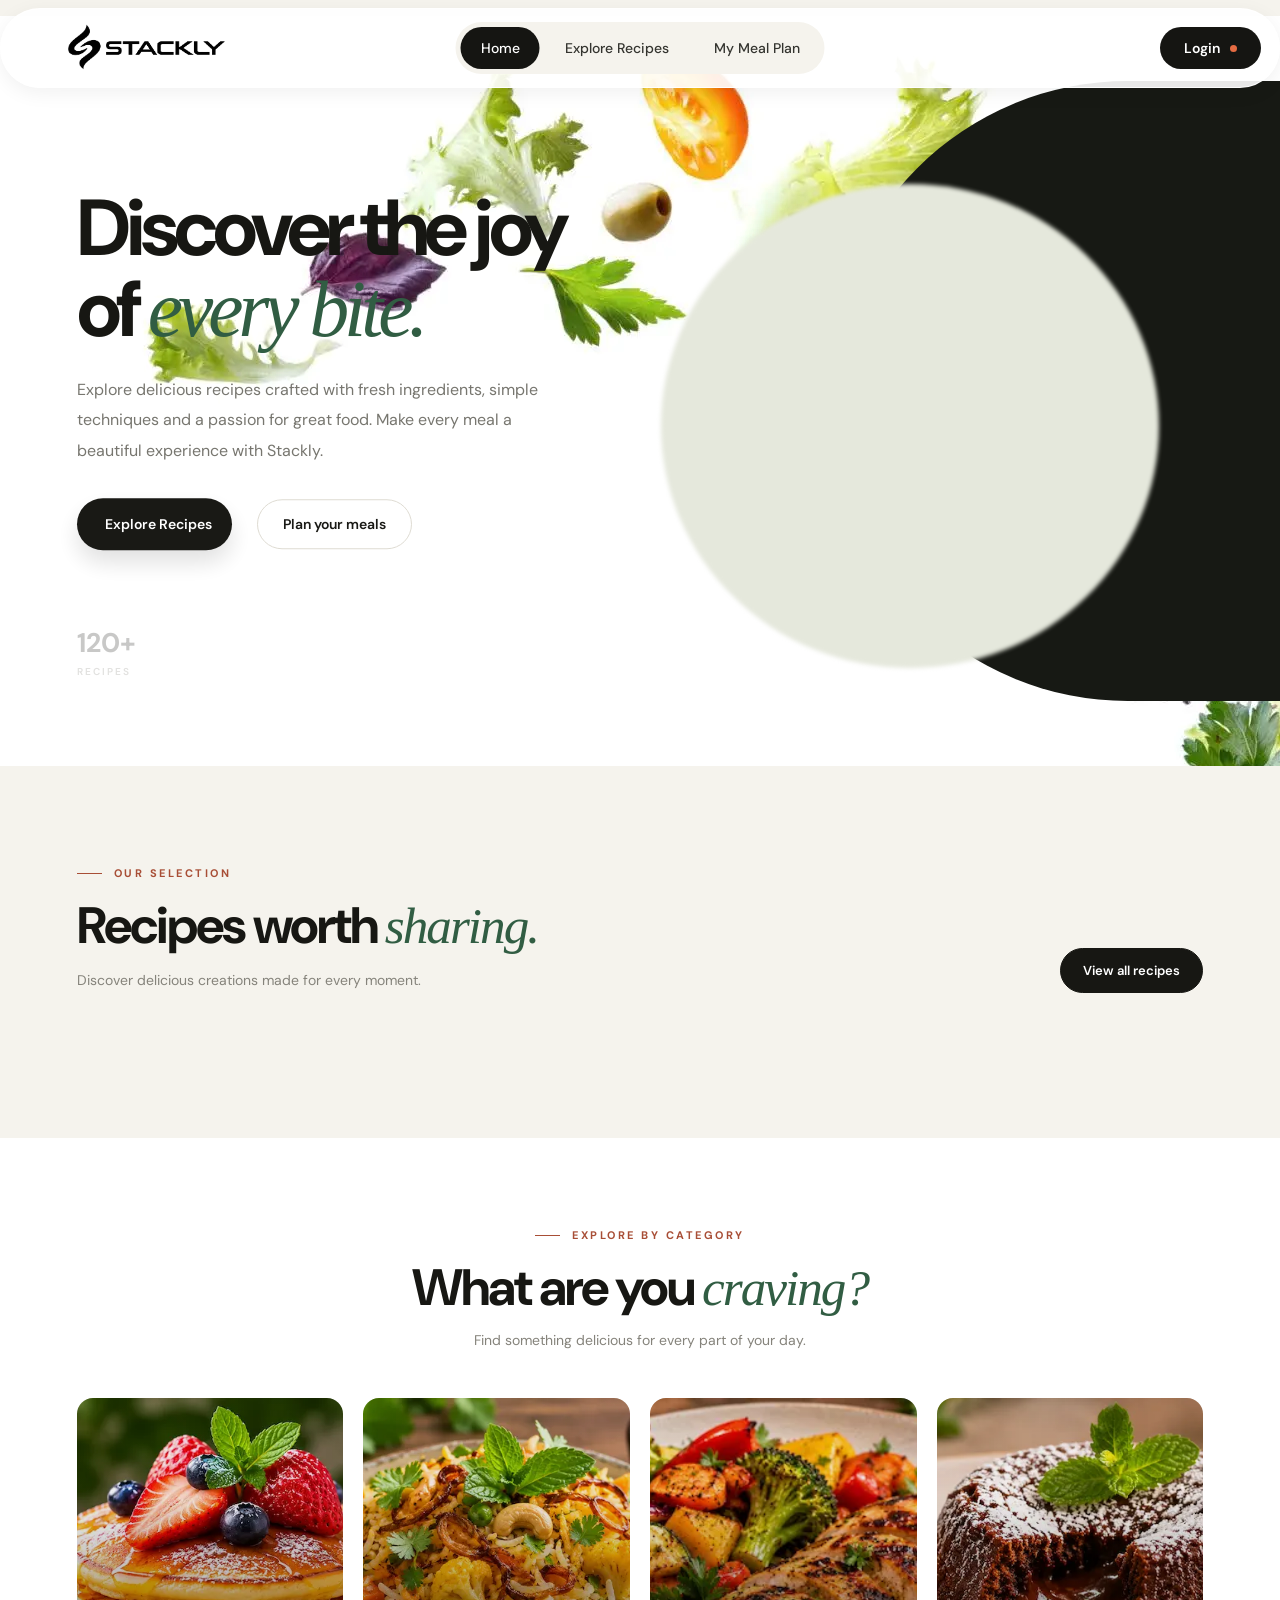
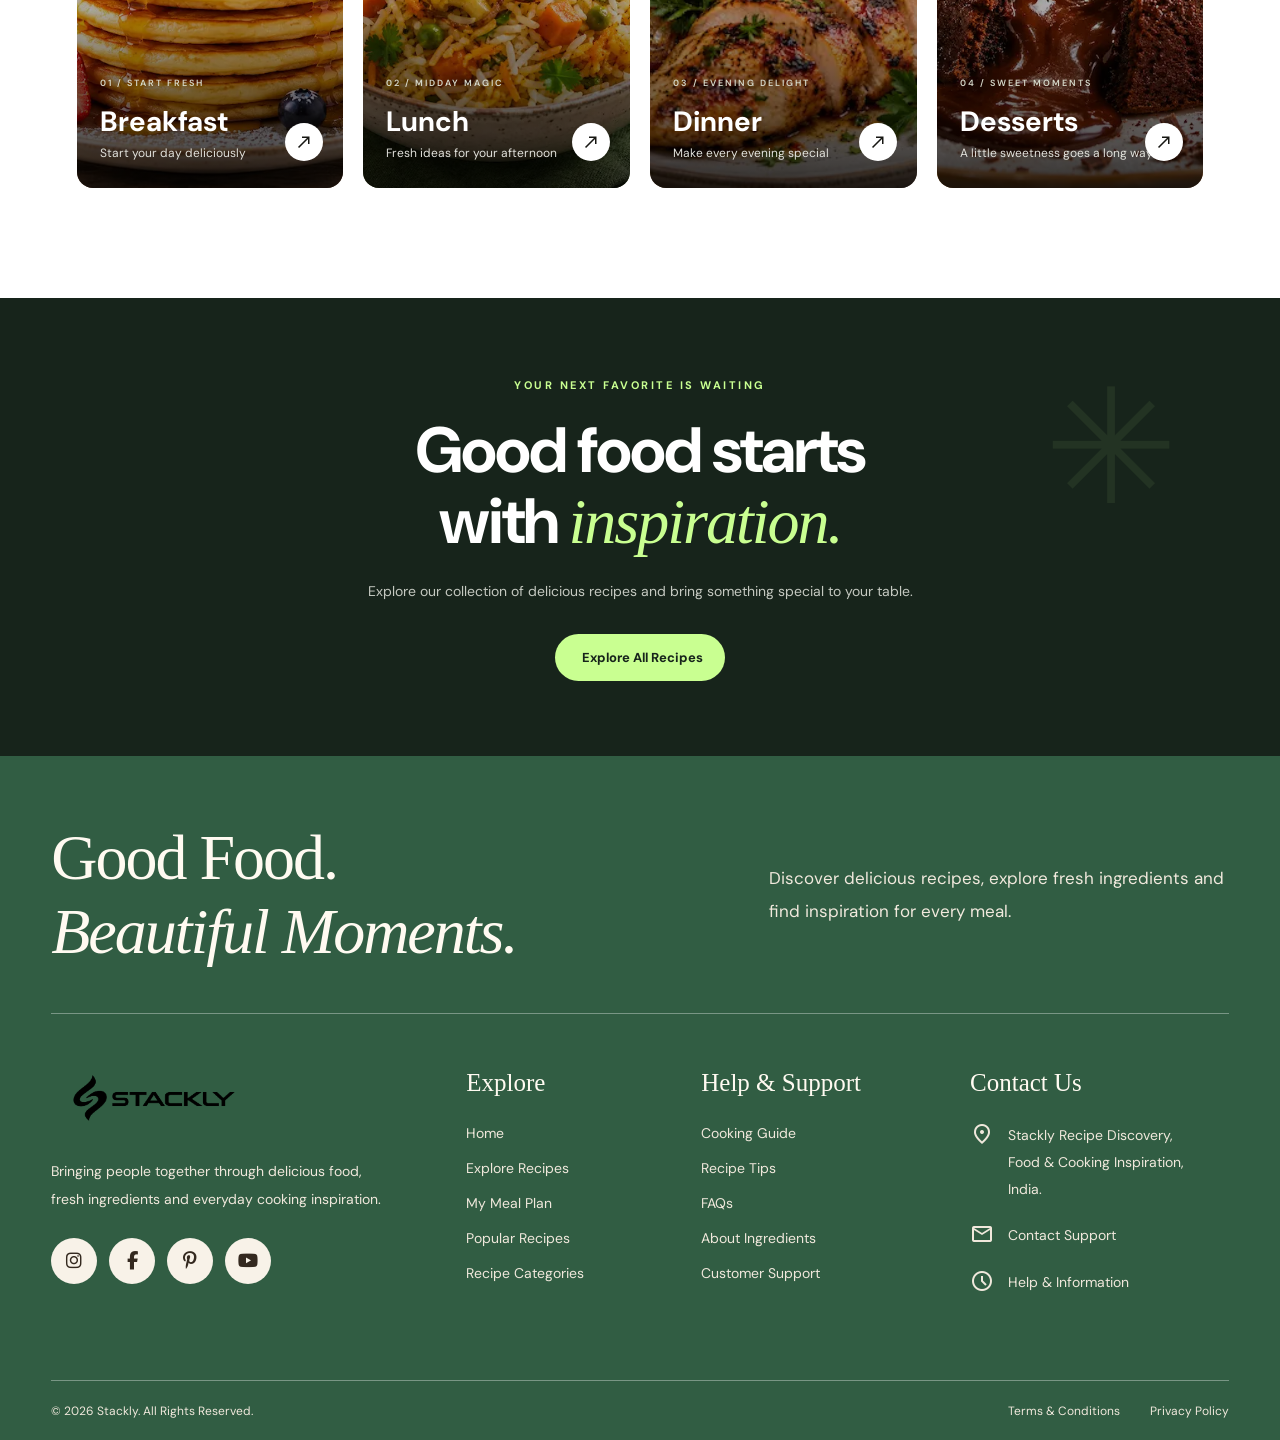
<file: index.html>
<!DOCTYPE html>
<html lang="en">

<head>
    <meta charset="UTF-8">
    <meta name="viewport" content="width=device-width, initial-scale=1.0">

    <title>Stackly | Recipe Discovery</title>
<link rel="stylesheet"
href="https://cdnjs.cloudflare.com/ajax/libs/font-awesome/6.5.2/css/all.min.css">
    <!-- Google Fonts -->
    <link rel="preconnect" href="https://fonts.googleapis.com">
    <link rel="preconnect" href="https://fonts.gstatic.com" crossorigin>
<link href="https://fonts.googleapis.com/css2?family=Material+Symbols+Outlined:opsz,wght,FILL,GRAD@24,400,0,0"
rel="stylesheet">
    <link href="https://fonts.googleapis.com/css2?family=DM+Sans:wght@400;500;600;700&display=swap" rel="stylesheet">
<link href="https://unpkg.com/aos@2.3.1/dist/aos.css" rel="stylesheet">
    <!-- CSS -->
    <link rel="stylesheet" href="css/style.css">
    <link rel="stylesheet" href="css/home.css">

</head>

<body>

    <!-- NAVBAR START -->

    <header class="stackly-header">

        <nav class="stackly-navbar">

            <!-- LOGO -->

            <div class="navbar-logo">
                <a href="index.html">
                    <img src="assets/black-logo.webp"
                         alt="Stackly Logo"
                         class="stackly-logo">
                </a>
            </div>


            <!-- CENTER NAVIGATION -->

            <div class="navbar-menu" id="navbarMenu">

                <ul class="nav-links">

                    <li>
                        <a href="index.html" class="nav-link active">
                            Home
                        </a>
                    </li>

                    <li>
                        <a href="explore.html" class="nav-link">
                            Explore Recipes
                        </a>
                    </li>

                    <li>
                        <a href="meal-plan.html" class="nav-link">
                            My Meal Plan
                        </a>
                    </li>

                </ul>

                <!-- MOBILE LOGIN -->

                <a href="404-page.html" class="mobile-login-btn">
                    Login
                </a>

            </div>


            <!-- DESKTOP LOGIN -->

            <div class="navbar-actions">

                <a href="404-page.html" class="navbar-login-btn">
                    Login
                    <span class="login-dot"></span>
                </a>

            </div>


            <!-- MOBILE HAMBURGER -->

            <button class="hamburger-menu"
                    id="hamburgerMenu"
                    aria-label="Open navigation menu"
                    aria-expanded="false"
                    aria-controls="navbarMenu">

                <span></span>
                <span></span>
                <span></span>

            </button>

        </nav>

    </header>


<!-- =====================================
     STACKLY HOME HERO SECTION
===================================== -->

<section class="recipe-hero">

    <!-- BACKGROUND DECORATION -->

    <div class="hero-bg-shape"></div>

    <div class="hero-container">

        <!-- LEFT CONTENT -->

        <div class="hero-content">

            <div class="hero-eyebrow" data-aos="fade-up">
                <span class="eyebrow-line"></span>
                <span>THE ART OF GOOD FOOD</span>
            </div>

            <h1 class="hero-title">
                Discover the joy
                <br>
                of <span>every bite.</span>
            </h1>

            <p class="hero-description">
                Explore delicious recipes crafted with fresh ingredients,
                simple techniques and a passion for great food.
                Make every meal a beautiful experience with Stackly.
            </p>

            <!-- BUTTONS -->

            <div class="hero-buttons">

                <a href="explore.html" class="hero-primary-btn">
                    Explore Recipes

                </a>

                <a href="meal-plan.html" class="hero-secondary-btn">
                    Plan your meals
    
                </a>

            </div>

            <!-- HERO STATISTICS -->

            <div class="hero-stats">

                <div class="stat-item">
                    <h3>120+</h3>
                    <p>RECIPES</p>
                </div>

                <div class="stat-item">
                    <h3>30 min</h3>
                    <p>QUICK MEALS</p>
                </div>

                <div class="stat-item">
                    <h3>100%</h3>
                    <p>FRESH IDEAS</p>
                </div>

            </div>

            <!-- BOTTOM LABEL -->

            <div class="hero-bottom-label">
                <span class="season-dot"></span>
                <span>COOK FRESH · EAT WELL · LIVE BETTER</span>
            </div>

        </div>


        <!-- RIGHT IMAGE CONTENT -->

        <div class="hero-visual">

            <div class="hero-image-bg"></div>

            <!-- MAIN FOOD IMAGE -->

            <div class="hero-main-image">

                <img src="assets/recipe-bowl.webp"
                     alt="Fresh healthy salad bowl"
                     class="hero-food-img">

            </div>

            <!-- FLOATING LABEL 1 -->

            <div class="floating-label label-one">
                <span class="label-icon">✦</span>
                <div>
                    <strong>Fresh ingredients</strong>
                    <small>Made with love</small>
                </div>
            </div>

            <!-- FLOATING LABEL 2 -->

            <div class="floating-label label-two">
                <span class="label-icon">◉</span>
                <div>
                    <strong>Easy to prepare</strong>
                    <small>Simple everyday cooking</small>
                </div>
            </div>

            <!-- DECORATIVE ELEMENTS -->

            <span class="hero-decoration decoration-one">✳</span>
            <span class="hero-decoration decoration-two">✦</span>
            <span class="hero-decoration decoration-three">✳</span>

        </div>

    </div>

</section>


<!-- =====================================
     POPULAR RECIPES SECTION
===================================== -->

<section class="popular-section">

    <div class="section-heading" data-aos="fade-up">

        <div class="section-eyebrow">
            <span></span>
            OUR SELECTION
        </div>

        <div class="section-heading-row">
            <div>
                <h2>Recipes worth <em>sharing.</em></h2>
                <p>Discover delicious creations made for every moment.</p>
            </div>

            <a href="explore.html" class="section-view-link">
                View all recipes
            </a>
        </div>

    </div>

    <!-- RECIPE CARDS GENERATED BY JAVASCRIPT -->

    <div class="popular-grid" id="popularRecipes"></div>

</section>


<!-- =====================================
     RECIPE CATEGORIES SECTION
===================================== -->

<section class="category-section">

    <div class="section-heading category-heading" data-aos="fade-up">

        <div class="section-eyebrow">
            <span></span>
            EXPLORE BY CATEGORY
        </div>

        <h2>What are you <em>craving?</em></h2>

        <p>Find something delicious for every part of your day.</p>

    </div>


    <div class="category-grid">

        <!-- BREAKFAST -->

        <a href="explore.html?category=Breakfast"
           class="category-card"
           data-aos="fade-up">

            <img src="assets/breakfast.webp"
                 alt="Breakfast recipes">

            <div class="category-overlay"></div>

            <div class="category-content">
                <span>01 / START FRESH</span>
                <h3>Breakfast</h3>
                <p>Start your day deliciously</p>
               <span class="category-arrow">
    <span class="material-symbols-outlined">north_east</span>
</span>
            </div>

        </a>


        <!-- LUNCH -->

        <a href="explore.html?category=Lunch"
           class="category-card"
           data-aos="fade-up"
           data-aos-delay="100">

            <img src="assets/Rustic Vegetable Biryani Feast.webp"
                 alt="Lunch recipes">

            <div class="category-overlay"></div>

            <div class="category-content">
                <span>02 / MIDDAY MAGIC</span>
                <h3>Lunch</h3>
                <p>Fresh ideas for your afternoon</p>
    <span class="category-arrow">
    <span class="material-symbols-outlined">north_east</span>
</span>
            </div>

        </a>


        <!-- DINNER -->

        <a href="explore.html?category=Dinner"
           class="category-card"
           data-aos="fade-up"
           data-aos-delay="200">

            <img src="assets/dinner.webp"
                 alt="Dinner recipes">

            <div class="category-overlay"></div>

            <div class="category-content">
                <span>03 / EVENING DELIGHT</span>
                <h3>Dinner</h3>
                <p>Make every evening special</p>
    <span class="category-arrow">
    <span class="material-symbols-outlined">north_east</span>
</span>
            </div>

        </a>


        <!-- DESSERTS -->

        <a href="explore.html?category=Desserts"
           class="category-card"
           data-aos="fade-up"
           data-aos-delay="300">

            <img src="assets/deserts.webp"
                 alt="Dessert recipes">

            <div class="category-overlay"></div>

            <div class="category-content">
                <span>04 / SWEET MOMENTS</span>
                <h3>Desserts</h3>
                <p>A little sweetness goes a long way</p>
            <span class="category-arrow">
    <span class="material-symbols-outlined">north_east</span>
</span>
            </div>

        </a>

    </div>

</section>


<!-- =====================================
     EXPLORE RECIPES CTA
===================================== -->

<section class="explore-cta" data-aos="fade-up">

    <div class="cta-content">

        <span class="cta-eyebrow">YOUR NEXT FAVORITE IS WAITING</span>

        <h2>
            Good food starts
            <br>
            with <em>inspiration.</em>
        </h2>

        <p>
            Explore our collection of delicious recipes
            and bring something special to your table.
        </p>

        <a href="explore.html" class="cta-explore-btn">
            Explore All Recipes
    
        </a>

    </div>

    <div class="cta-decoration">✳</div>

</section>


<!-- =====================================
     STACKLY RECIPE DISCOVERY FOOTER
===================================== -->

<footer class="stackly-footer">

    <!-- FOOTER TOP CONTENT -->

    <div class="footer-top">

        <div class="footer-top-heading">

            <h2>
                Good Food.
                <br>
                <span>Beautiful Moments.</span>
            </h2>

            <p>
                Discover delicious recipes, explore fresh ingredients
                and find inspiration for every meal.
            </p>

        </div>

    </div>


    <!-- FOOTER MAIN CONTENT -->

    <div class="footer-main">

        <!-- BRAND COLUMN -->

        <div class="footer-brand">

            <a href="index.html" class="footer-logo-link">

                <img src="assets/black-logo.webp"
                     alt="Stackly Recipe Discovery"
                     class="footer-logo">

            </a>

            <p class="footer-description">
                Bringing people together through delicious food,
                fresh ingredients and everyday cooking inspiration.
            </p>


            <!-- SOCIAL ICONS -->

            <div class="footer-social">

                <a href="404-page.html" aria-label="Instagram">
                    <i class="fa-brands fa-instagram"></i>
                </a>

                <a href="404-page.html" aria-label="Facebook">
                    <i class="fa-brands fa-facebook-f"></i>
                </a>

                <a href="404-page.html" aria-label="Pinterest">
                    <i class="fa-brands fa-pinterest-p"></i>
                </a>

                <a href="404-page.html" aria-label="YouTube">
                    <i class="fa-brands fa-youtube"></i>
                </a>

            </div>

        </div>


        <!-- LINKS COLUMN -->

        <div class="footer-column">

            <h3>Explore</h3>

            <ul>

                <li>
                    <a href="index.html">Home</a>
                </li>

                <li>
                    <a href="explore.html">Explore Recipes</a>
                </li>

                <li>
                    <a href="meal-plan.html">My Meal Plan</a>
                </li>

                <li>
                    <a href="404-page.html">Popular Recipes</a>
                </li>

                <li>
                    <a href="404-page.html">Recipe Categories</a>
                </li>

            </ul>

        </div>


        <!-- HELP COLUMN -->

        <div class="footer-column">

            <h3>Help & Support</h3>

            <ul>

                <li>
                    <a href="404-page.html">Cooking Guide</a>
                </li>

                <li>
                    <a href="404-page.html">Recipe Tips</a>
                </li>

                <li>
                    <a href="404-page.html">FAQs</a>
                </li>

                <li>
                    <a href="404-page.html">About Ingredients</a>
                </li>

                <li>
                    <a href="404-page.html">Customer Support</a>
                </li>

            </ul>

        </div>


        <!-- CONTACT COLUMN -->

        <div class="footer-column footer-contact">

            <h3>Contact Us</h3>

            <div class="footer-contact-item">

              <span class="material-symbols-outlined">location_on</span>

                <p>
                    Stackly Recipe Discovery,
                    <br>
                    Food & Cooking Inspiration,
                    <br>
                    India.
                </p>

            </div>

            <a href="404-page.html" class="footer-contact-item">

            <span class="material-symbols-outlined">mail</span>

                <span>Contact Support</span>

            </a>

            <a href="404-page.html" class="footer-contact-item">

                <span class="material-symbols-outlined">schedule</span>

                <span>Help & Information</span>

            </a>

        </div>

    </div>


    <!-- FOOTER BOTTOM -->

    <div class="footer-bottom">

        <p>
            © 2026 Stackly. All Rights Reserved.
        </p>

        <div class="footer-bottom-links">

            <a href="404-page.html">Terms & Conditions</a>

            <a href="404-page.html">Privacy Policy</a>

        </div>

    </div>

</footer>








    <!-- JAVASCRIPT -->
<script src="https://cdnjs.cloudflare.com/ajax/libs/gsap/3.12.5/gsap.min.js"></script>
<script src="https://unpkg.com/aos@2.3.1/dist/aos.js"></script>
    <script src="js/script.js"></script>
    <script src="js/home.js"></script>

</body>

</html>
</file>
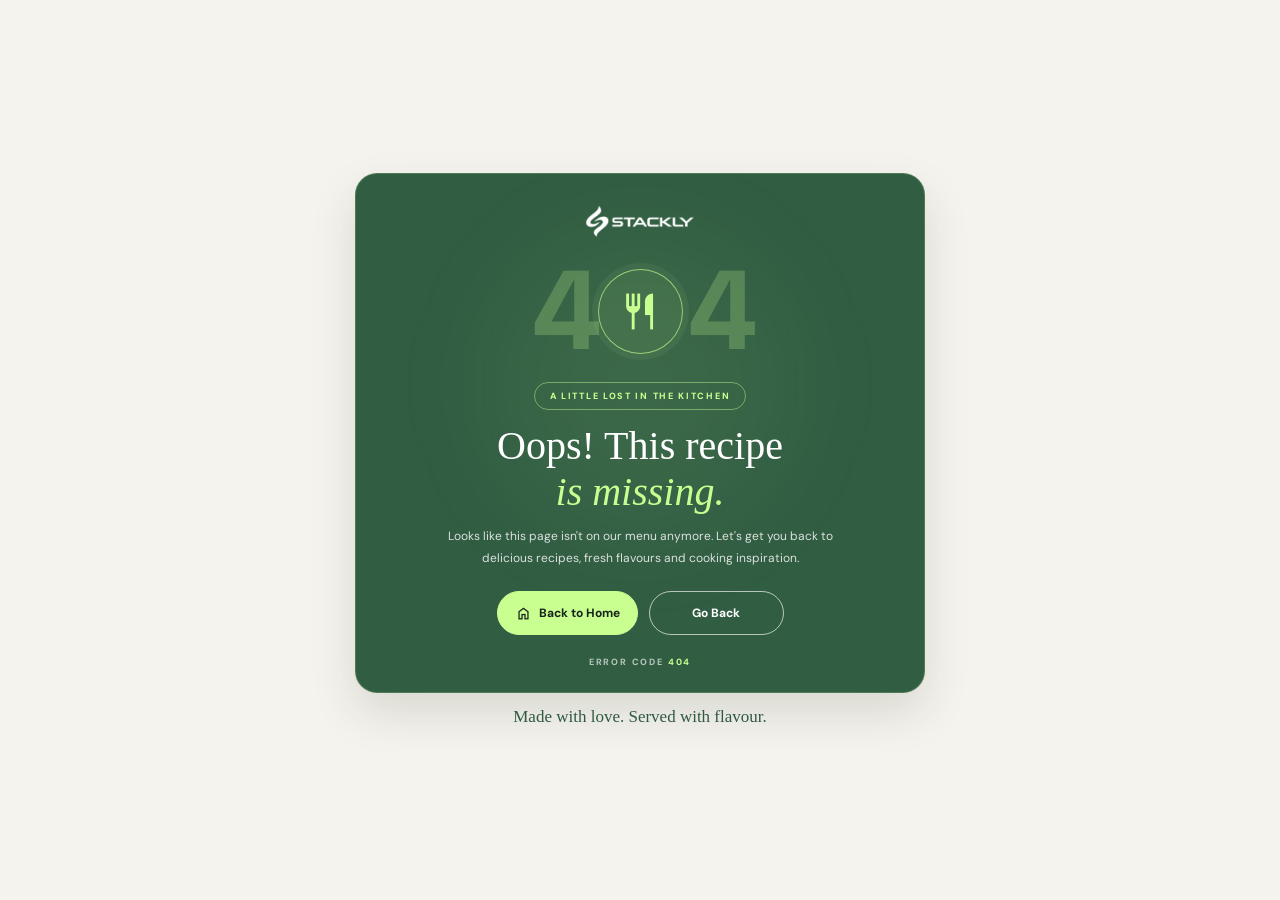
<file: 404-page.html>
<!DOCTYPE html>
<html lang="en">

<head>
    <meta charset="UTF-8">
    <meta name="viewport" content="width=device-width, initial-scale=1.0">

    <title>404 | Stackly Recipe Discovery</title>

    <link rel="preconnect" href="https://fonts.googleapis.com">
    <link rel="preconnect" href="https://fonts.gstatic.com" crossorigin>

    <link href="https://fonts.googleapis.com/css2?family=DM+Sans:wght@400;500;600;700;800&display=swap"
        rel="stylesheet">

    <link href="https://fonts.googleapis.com/css2?family=Material+Symbols+Outlined"
        rel="stylesheet">

    <link rel="stylesheet" href="css/404.css">
</head>

<body>

    <main class="error-page">

        <section class="error-card">

            <!-- LOGO -->
            <a href="index.html" class="error-logo">
                <img src="assets/black-logo.webp" alt="Stackly Logo">
            </a>


            <!-- ERROR NUMBER -->
            <div class="error-number">

                <span>4</span>

                <div class="error-icon">
                    <span class="material-symbols-outlined">
                        restaurant
                    </span>
                </div>

                <span>4</span>

            </div>


            <!-- LABEL -->
            <span class="error-label">
                A LITTLE LOST IN THE KITCHEN
            </span>


            <!-- CONTENT -->
            <h1>
                Oops! This recipe<br>
                <em>is missing.</em>
            </h1>

            <p class="error-description">
                Looks like this page isn't on our menu anymore.
                Let's get you back to delicious recipes,
                fresh flavours and cooking inspiration.
            </p>


            <!-- BUTTONS -->
            <div class="error-buttons">

                <a href="index.html" class="error-home-btn">
                    <span class="material-symbols-outlined">
                        home
                    </span>
                    Back to Home
                </a>

                <button type="button"
                        class="error-back-btn"
                        id="goBackBtn">
                    Go Back
                </button>

            </div>


            <!-- ERROR CODE -->
            <div class="error-code">
                ERROR CODE <strong>404</strong>
            </div>

        </section>


        <!-- BOTTOM TEXT -->
        <p class="error-footer-text">
            Made with love. Served with flavour.
        </p>

    </main>


    <!-- JAVASCRIPT -->
    <script>
        document.getElementById("goBackBtn").addEventListener("click", function () {

            if (window.history.length > 1) {
                window.history.back();
            } else {
                window.location.href = "index.html";
            }

        });
    </script>

</body>
</html>
</file>
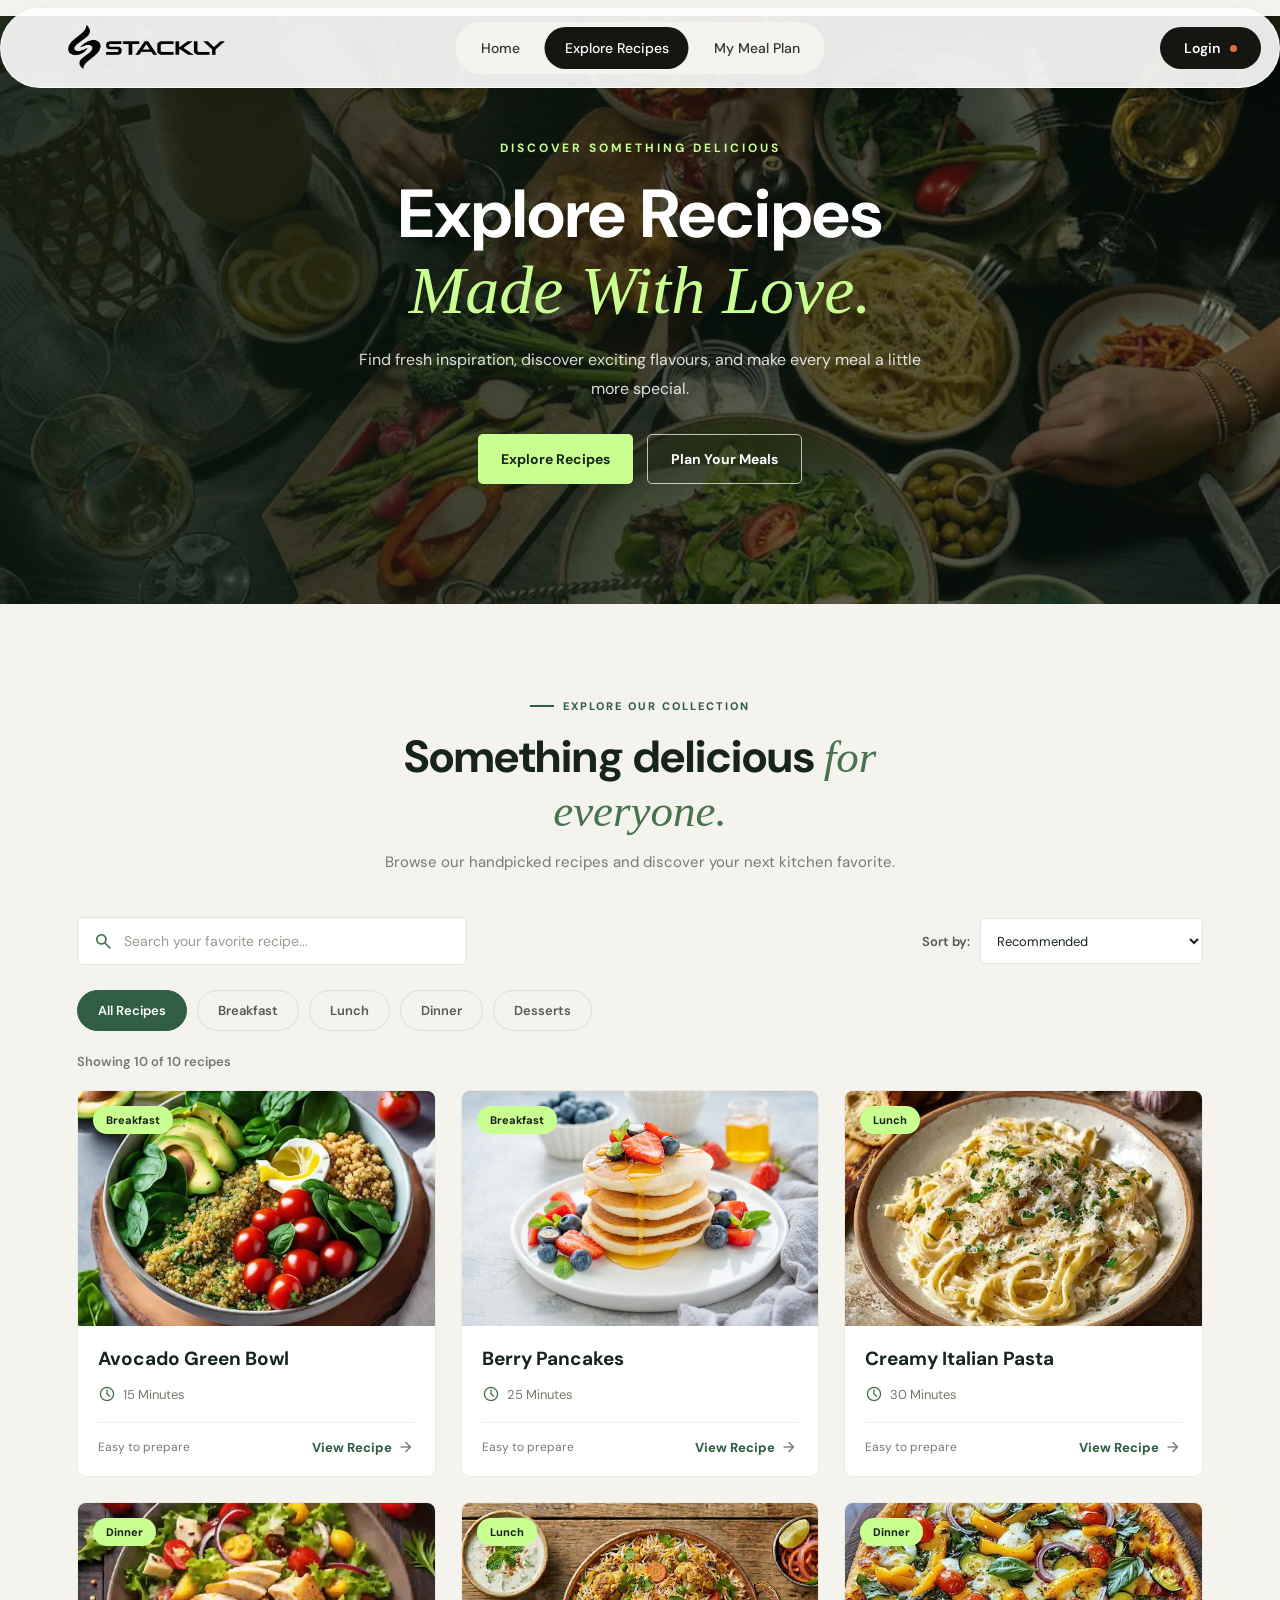
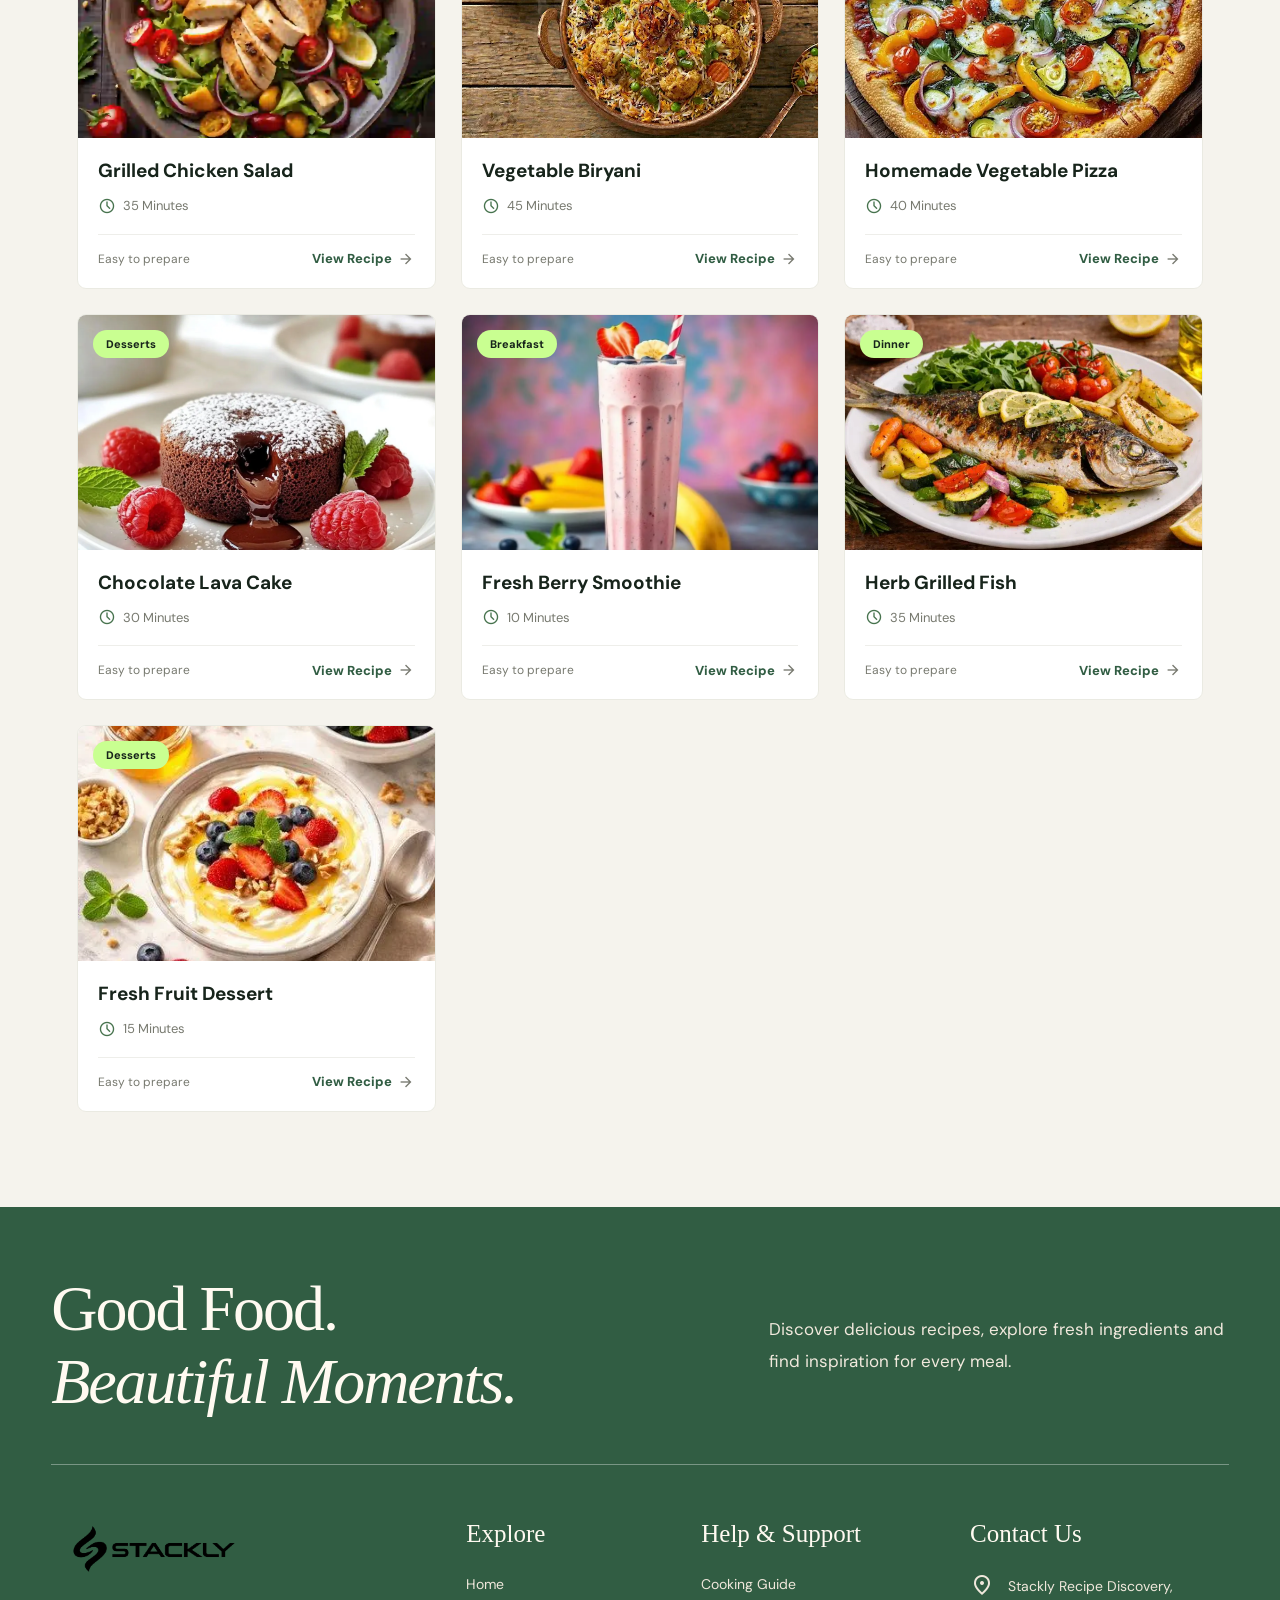
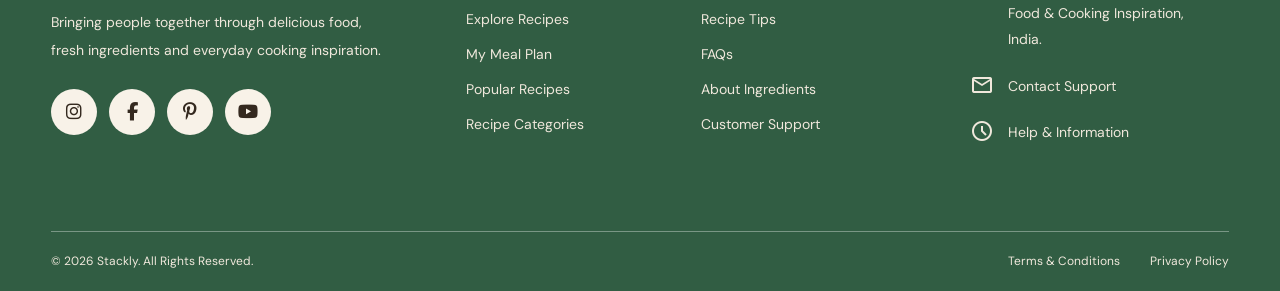
<file: explore.html>
<!DOCTYPE html>
<html lang="en">

<head>
    <meta charset="UTF-8">
    <meta name="viewport" content="width=device-width, initial-scale=1.0">

    <title>Stackly | Recipe Discovery</title>
<link rel="stylesheet"
href="https://cdnjs.cloudflare.com/ajax/libs/font-awesome/6.5.2/css/all.min.css">
    <!-- Google Fonts -->
    <link rel="preconnect" href="https://fonts.googleapis.com">
    <link rel="preconnect" href="https://fonts.gstatic.com" crossorigin>
<link href="https://fonts.googleapis.com/css2?family=Material+Symbols+Outlined:opsz,wght,FILL,GRAD@24,400,0,0"
rel="stylesheet">
    <link href="https://fonts.googleapis.com/css2?family=DM+Sans:wght@400;500;600;700&display=swap" rel="stylesheet">
<link href="https://unpkg.com/aos@2.3.1/dist/aos.css" rel="stylesheet">
    <!-- CSS -->
    <link rel="stylesheet" href="css/style.css">
    <link rel="stylesheet" href="css/explore.css">

</head>

<body>

    <!-- NAVBAR START -->

    <header class="stackly-header">

        <nav class="stackly-navbar">

            <!-- LOGO -->

            <div class="navbar-logo">
                <a href="index.html">
                    <img src="assets/black-logo.webp"
                         alt="Stackly Logo"
                         class="stackly-logo">
                </a>
            </div>


            <!-- CENTER NAVIGATION -->

            <div class="navbar-menu" id="navbarMenu">

                <ul class="nav-links">

                    <li>
                        <a href="index.html" class="nav-link ">
                            Home
                        </a>
                    </li>

                    <li>
                        <a href="explore.html" class="nav-link active">
                            Explore Recipes
                        </a>
                    </li>

                    <li>
                        <a href="meal-plan.html" class="nav-link">
                            My Meal Plan
                        </a>
                    </li>

                </ul>

                <!-- MOBILE LOGIN -->

                <a href="404-page.html" class="mobile-login-btn">
                    Login
                </a>

            </div>


            <!-- DESKTOP LOGIN -->

            <div class="navbar-actions">

                <a href="404-page.html" class="navbar-login-btn">
                    Login
                    <span class="login-dot"></span>
                </a>

            </div>


            <!-- MOBILE HAMBURGER -->

            <button class="hamburger-menu"
                    id="hamburgerMenu"
                    aria-label="Open navigation menu"
                    aria-expanded="false"
                    aria-controls="navbarMenu">

                <span></span>
                <span></span>
                <span></span>

            </button>

        </nav>

    </header>


     <!-- EXPLORE HERO -->
        <section class="explore-hero">
            <div class="explore-hero-overlay"></div>

            <div class="explore-hero-content">
                <span class="explore-eyebrow">
                    DISCOVER SOMETHING DELICIOUS
                </span>

                <h1>
                    Explore Recipes<br>
                    <em>Made With Love.</em>
                </h1>

                <p>
                    Find fresh inspiration, discover exciting flavours,
                    and make every meal a little more special.
                </p>

                <div class="explore-hero-buttons">
                    <a href="#recipes" class="explore-primary-btn">
                        Explore Recipes
                    </a>

                    <a href="meal-plan.html" class="explore-secondary-btn">
                        Plan Your Meals
                    </a>
                </div>
            </div>
        </section>


        <!-- RECIPE COLLECTION -->
        <section class="explore-recipes-section" id="recipes">

            <div class="explore-section-heading" data-aos="fade-up">
                <div class="section-eyebrow">
                    <span></span>
                    EXPLORE OUR COLLECTION
                </div>

                <h2>
                    Something delicious
                    <em>for everyone.</em>
                </h2>

                <p>
                    Browse our handpicked recipes and discover
                    your next kitchen favorite.
                </p>
            </div>


            <!-- SEARCH AND SORT -->
            <div class="recipe-toolbar">

                <div class="recipe-search">
                    <span class="material-symbols-outlined">search</span>
                    <input
                        type="search"
                        id="recipeSearch"
                        placeholder="Search your favorite recipe..."
                        aria-label="Search recipes"
                    >
                </div>

                <div class="recipe-sort">
                    <label for="sortRecipes">Sort by:</label>

                    <select id="sortRecipes">
                        <option value="default">Recommended</option>
                        <option value="low">Cooking Time: Low to High</option>
                        <option value="high">Cooking Time: High to Low</option>
                    </select>
                </div>

            </div>


            <!-- CATEGORY FILTERS -->
            <div class="category-filters" id="categoryFilters">
                <button class="filter-btn active" type="button" data-category="All">All Recipes</button>
                <button class="filter-btn" type="button" data-category="Breakfast">Breakfast</button>
                <button class="filter-btn" type="button" data-category="Lunch">Lunch</button>
                <button class="filter-btn" type="button" data-category="Dinner">Dinner</button>
                <button class="filter-btn" type="button" data-category="Desserts">Desserts</button>
            </div>


            <!-- RESULTS COUNT -->
            <div class="recipe-results-info">
                <p id="recipeCount" aria-live="polite">Showing 10 recipes</p>
            </div>


            <!-- RECIPE CARDS -->
            <div class="explore-recipe-grid" id="exploreRecipeGrid">
                <!-- Cards are generated by explore.js -->
            </div>


            <!-- NO RESULTS -->
            <div class="no-recipes" id="noRecipes" hidden>
                <span class="material-symbols-outlined">search_off</span>
                <h3>No recipes found!</h3>
                <p>Try another recipe name or choose a different category.</p>
                <button type="button" id="resetFilters">Show All Recipes</button>
            </div>

        </section>






<!-- =====================================
     STACKLY RECIPE DISCOVERY FOOTER
===================================== -->

<footer class="stackly-footer">

    <!-- FOOTER TOP CONTENT -->

    <div class="footer-top">

        <div class="footer-top-heading">

            <h2>
                Good Food.
                <br>
                <span>Beautiful Moments.</span>
            </h2>

            <p>
                Discover delicious recipes, explore fresh ingredients
                and find inspiration for every meal.
            </p>

        </div>

    </div>


    <!-- FOOTER MAIN CONTENT -->

    <div class="footer-main">

        <!-- BRAND COLUMN -->

        <div class="footer-brand">

            <a href="index.html" class="footer-logo-link">

                <img src="assets/black-logo.webp"
                     alt="Stackly Recipe Discovery"
                     class="footer-logo">

            </a>

            <p class="footer-description">
                Bringing people together through delicious food,
                fresh ingredients and everyday cooking inspiration.
            </p>


            <!-- SOCIAL ICONS -->

            <div class="footer-social">

                <a href="404-page.html" aria-label="Instagram">
                    <i class="fa-brands fa-instagram"></i>
                </a>

                <a href="404-page.html" aria-label="Facebook">
                    <i class="fa-brands fa-facebook-f"></i>
                </a>

                <a href="404-page.html" aria-label="Pinterest">
                    <i class="fa-brands fa-pinterest-p"></i>
                </a>

                <a href="404-page.html" aria-label="YouTube">
                    <i class="fa-brands fa-youtube"></i>
                </a>

            </div>

        </div>


        <!-- LINKS COLUMN -->

        <div class="footer-column">

            <h3>Explore</h3>

            <ul>

                <li>
                    <a href="index.html">Home</a>
                </li>

                <li>
                    <a href="explore.html">Explore Recipes</a>
                </li>

                <li>
                    <a href="meal-plan.html">My Meal Plan</a>
                </li>

                <li>
                    <a href="404-page.html">Popular Recipes</a>
                </li>

                <li>
                    <a href="404-page.html">Recipe Categories</a>
                </li>

            </ul>

        </div>


        <!-- HELP COLUMN -->

        <div class="footer-column">

            <h3>Help & Support</h3>

            <ul>

                <li>
                    <a href="404-page.html">Cooking Guide</a>
                </li>

                <li>
                    <a href="404-page.html">Recipe Tips</a>
                </li>

                <li>
                    <a href="404-page.html">FAQs</a>
                </li>

                <li>
                    <a href="404-page.html">About Ingredients</a>
                </li>

                <li>
                    <a href="404-page.html">Customer Support</a>
                </li>

            </ul>

        </div>


        <!-- CONTACT COLUMN -->

        <div class="footer-column footer-contact">

            <h3>Contact Us</h3>

            <div class="footer-contact-item">

              <span class="material-symbols-outlined">location_on</span>

                <p>
                    Stackly Recipe Discovery,
                    <br>
                    Food & Cooking Inspiration,
                    <br>
                    India.
                </p>

            </div>

            <a href="404-page.html" class="footer-contact-item">

            <span class="material-symbols-outlined">mail</span>

                <span>Contact Support</span>

            </a>

            <a href="404-page.html" class="footer-contact-item">

                <span class="material-symbols-outlined">schedule</span>

                <span>Help & Information</span>

            </a>

        </div>

    </div>


    <!-- FOOTER BOTTOM -->

    <div class="footer-bottom">

        <p>
            © 2026 Stackly. All Rights Reserved.
        </p>

        <div class="footer-bottom-links">

            <a href="404-page.html">Terms & Conditions</a>

            <a href="404-page.html">Privacy Policy</a>

        </div>

    </div>

</footer>








    <!-- JAVASCRIPT -->
<script src="https://cdnjs.cloudflare.com/ajax/libs/gsap/3.12.5/gsap.min.js"></script>
<script src="https://unpkg.com/aos@2.3.1/dist/aos.js"></script>
    <script src="js/script.js"></script>
    <script src="js/explore.js"></script>
    <script src="js/recipes.js"></script>

</body>

</html>
</file>
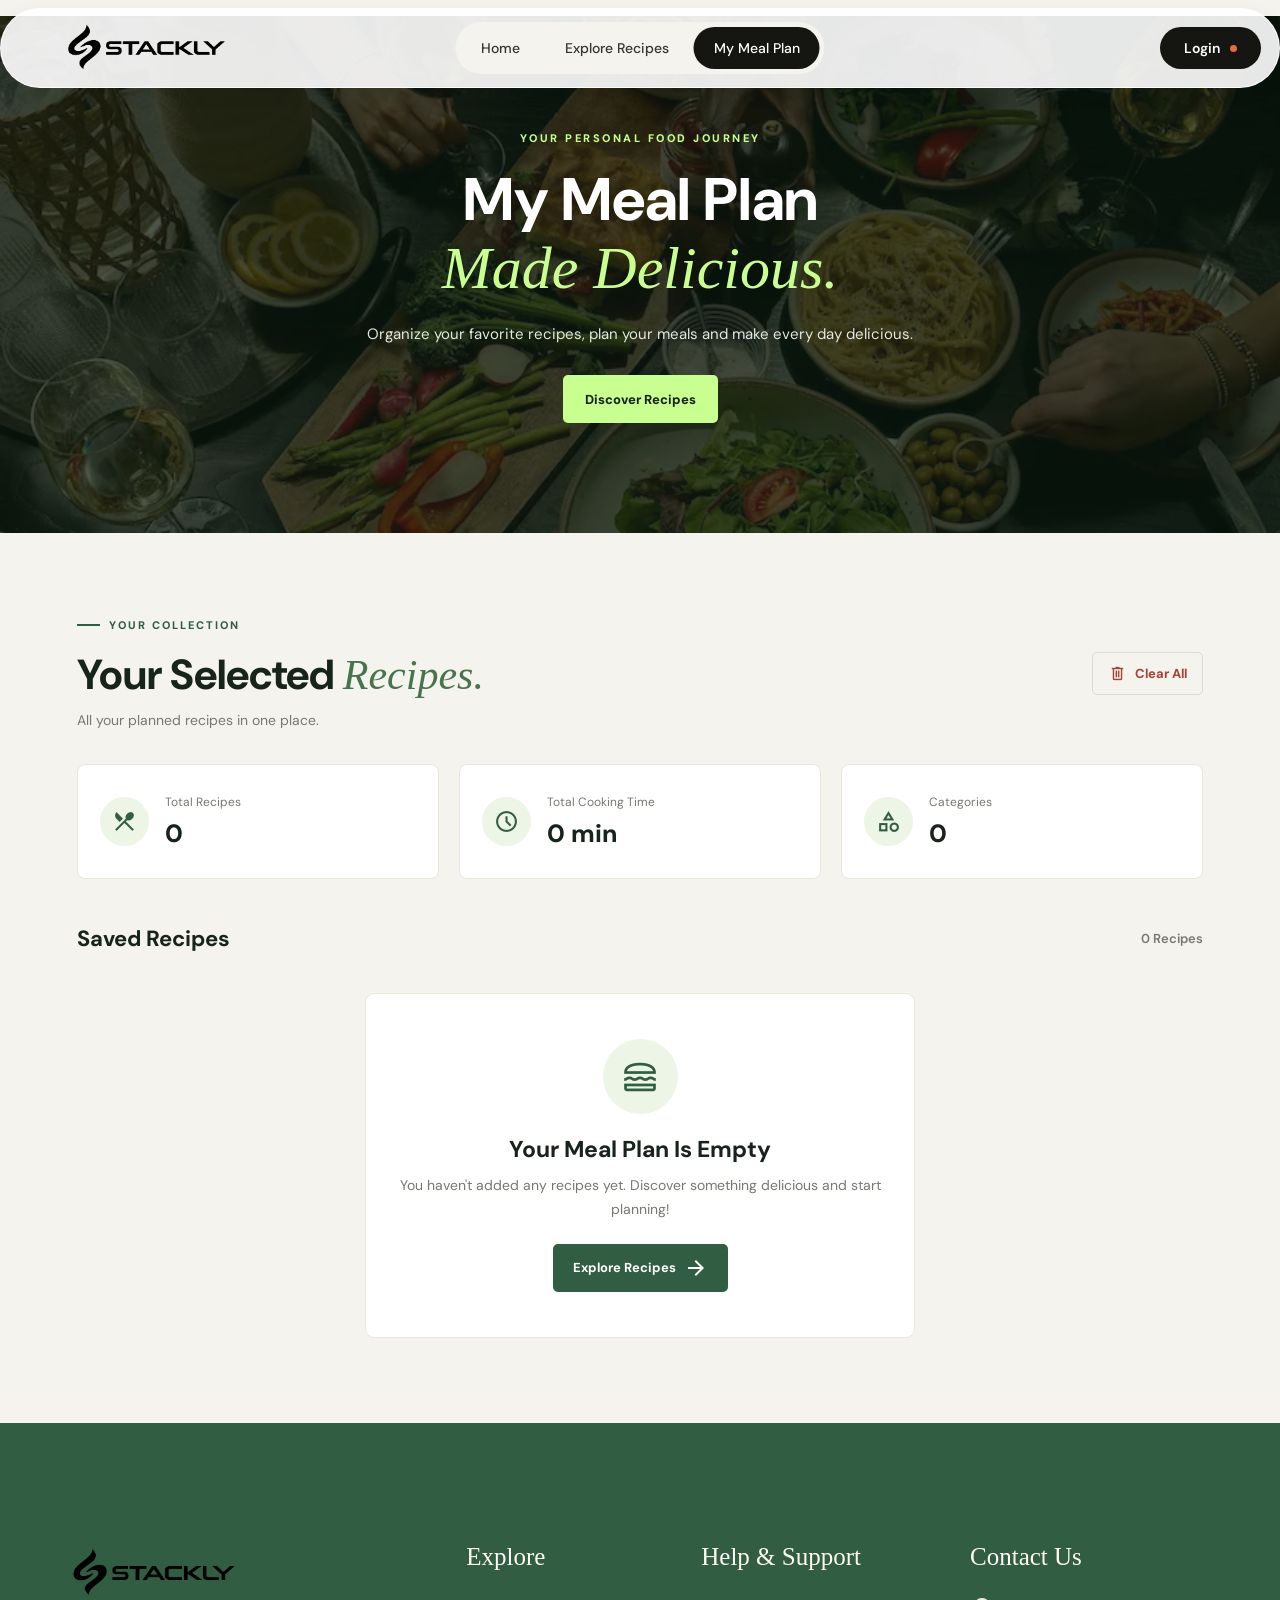
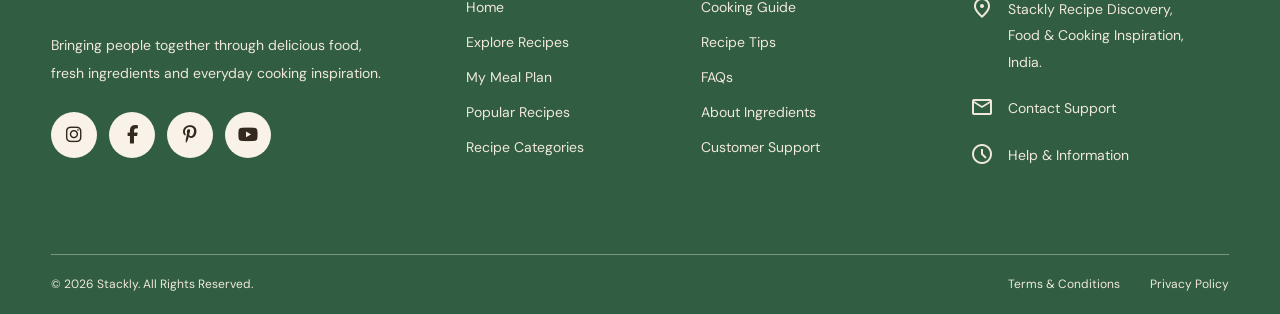
<file: meal-plan.html>
<!DOCTYPE html>
<html lang="en">

<head>
    <meta charset="UTF-8">
    <meta name="viewport" content="width=device-width, initial-scale=1.0">

    <title>Stackly | Recipe Discovery</title>
<link rel="stylesheet"
href="https://cdnjs.cloudflare.com/ajax/libs/font-awesome/6.5.2/css/all.min.css">
    <!-- Google Fonts -->
    <link rel="preconnect" href="https://fonts.googleapis.com">
    <link rel="preconnect" href="https://fonts.gstatic.com" crossorigin>
<link href="https://fonts.googleapis.com/css2?family=Material+Symbols+Outlined:opsz,wght,FILL,GRAD@24,400,0,0"
rel="stylesheet">
    <link href="https://fonts.googleapis.com/css2?family=DM+Sans:wght@400;500;600;700&display=swap" rel="stylesheet">
<link href="https://unpkg.com/aos@2.3.1/dist/aos.css" rel="stylesheet">
    <!-- CSS -->
    <link rel="stylesheet" href="css/style.css">
    <link rel="stylesheet" href="css/meal-plan.css">

</head>

<body>

    <!-- NAVBAR START -->

    <header class="stackly-header">

        <nav class="stackly-navbar">

            <!-- LOGO -->

            <div class="navbar-logo">
                <a href="index.html">
                    <img src="assets/black-logo.webp"
                         alt="Stackly Logo"
                         class="stackly-logo">
                </a>
            </div>


            <!-- CENTER NAVIGATION -->

            <div class="navbar-menu" id="navbarMenu">

                <ul class="nav-links">

                    <li>
                        <a href="index.html" class="nav-link ">
                            Home
                        </a>
                    </li>

                    <li>
                        <a href="explore.html" class="nav-link ">
                            Explore Recipes
                        </a>
                    </li>

                    <li>
                        <a href="meal-plan.html" class="nav-link active">
                            My Meal Plan
                        </a>
                    </li>

                </ul>

                <!-- MOBILE LOGIN -->

                <a href="404-page.html" class="mobile-login-btn">
                    Login
                </a>

            </div>


            <!-- DESKTOP LOGIN -->

            <div class="navbar-actions">

                <a href="404-page.html" class="navbar-login-btn">
                    Login
                    <span class="login-dot"></span>
                </a>

            </div>


            <!-- MOBILE HAMBURGER -->

            <button class="hamburger-menu"
                    id="hamburgerMenu"
                    aria-label="Open navigation menu"
                    aria-expanded="false"
                    aria-controls="navbarMenu">

                <span></span>
                <span></span>
                <span></span>

            </button>

        </nav>

    </header>



  <!-- =====================================
         MEAL PLAN HERO
    ====================================== -->

    <main>

        <section class="meal-plan-hero">

            <div class="meal-plan-hero-overlay"></div>

            <div class="meal-plan-hero-content">

                <span class="meal-plan-eyebrow">
                    YOUR PERSONAL FOOD JOURNEY
                </span>

                <h1>
                    My Meal Plan
                    <em>Made Delicious.</em>
                </h1>

                <p>
                    Organize your favorite recipes, plan your meals
                    and make every day delicious.
                </p>

                <a href="explore.html" class="meal-plan-explore-btn">
                    Discover Recipes
            
                </a>

            </div>

        </section>


        <!-- =====================================
             MEAL PLAN SECTION
        ====================================== -->

        <section class="meal-plan-section">

            <div class="meal-plan-heading">

                <div>
                    <div class="meal-plan-section-label">
                        <span></span>
                        YOUR COLLECTION
                    </div>

                    <h2>
                        Your Selected
                        <em>Recipes.</em>
                    </h2>

                    <p>
                        All your planned recipes in one place.
                    </p>
                </div>

                <button type="button"
                        class="clear-meal-btn"
                        id="clearMealPlan">
                    <span class="material-symbols-outlined">
                        delete
                    </span>
                    Clear All
                </button>

            </div>


            <!-- MEAL PLAN SUMMARY -->

            <div class="meal-summary">

                <div class="meal-summary-card">

                    <div class="meal-summary-icon">
                        <span class="material-symbols-outlined">
                            restaurant_menu
                        </span>
                    </div>

                    <div>
                        <p>Total Recipes</p>
                        <h3 id="totalRecipes">0</h3>
                    </div>

                </div>


                <div class="meal-summary-card">

                    <div class="meal-summary-icon">
                        <span class="material-symbols-outlined">
                            schedule
                        </span>
                    </div>

                    <div>
                        <p>Total Cooking Time</p>
                        <h3 id="totalCookingTime">0 min</h3>
                    </div>

                </div>


                <div class="meal-summary-card">

                    <div class="meal-summary-icon">
                        <span class="material-symbols-outlined">
                            category
                        </span>
                    </div>

                    <div>
                        <p>Categories</p>
                        <h3 id="totalCategories">0</h3>
                    </div>

                </div>

            </div>


            <!-- SAVED RECIPE COUNT -->

            <div class="meal-list-heading">
                <h3>Saved Recipes</h3>
                <span id="savedRecipeCount">0 Recipes</span>
            </div>


            <!-- DYNAMIC MEAL PLAN CARDS -->

            <div class="meal-plan-grid" id="mealPlanGrid">
            </div>


            <!-- EMPTY MEAL PLAN -->

            <div class="empty-meal-plan" id="emptyMealPlan" hidden>

                <div class="empty-meal-icon">
                    <span class="material-symbols-outlined">
                        lunch_dining
                    </span>
                </div>

                <h3>Your Meal Plan Is Empty</h3>

                <p>
                    You haven't added any recipes yet.
                    Discover something delicious and start planning!
                </p>

                <a href="explore.html">
                    Explore Recipes
                    <span class="material-symbols-outlined">
                        arrow_forward
                    </span>
                </a>

            </div>

        </section>

    </main>
















    <!-- =====================================
         FOOTER START
    ====================================== -->

    <footer class="stackly-footer">


        <!-- FOOTER MAIN CONTENT -->
        <div class="footer-main">


            <!-- BRAND COLUMN -->
            <div class="footer-brand">

                <a href="index.html"
                   class="footer-logo-link">

                    <img src="assets/black-logo.webp"
                         alt="Stackly Recipe Discovery"
                         class="footer-logo">

                </a>


                <p class="footer-description">

                    Bringing people together through delicious food,
                    fresh ingredients and everyday cooking inspiration.

                </p>


                <!-- SOCIAL ICONS -->
                <div class="footer-social">

                    <a href="404-page.html"
                       aria-label="Instagram">

                        <i class="fa-brands fa-instagram"></i>

                    </a>


                    <a href="404-page.html"
                       aria-label="Facebook">

                        <i class="fa-brands fa-facebook-f"></i>

                    </a>


                    <a href="404-page.html"
                       aria-label="Pinterest">

                        <i class="fa-brands fa-pinterest-p"></i>

                    </a>


                    <a href="404-page.html"
                       aria-label="YouTube">

                        <i class="fa-brands fa-youtube"></i>

                    </a>

                </div>

            </div>


            <!-- EXPLORE COLUMN -->
            <div class="footer-column">

                <h3>
                    Explore
                </h3>

                <ul>

                    <li>
                        <a href="index.html">
                            Home
                        </a>
                    </li>

                    <li>
                        <a href="explore.html">
                            Explore Recipes
                        </a>
                    </li>

                    <li>
                        <a href="meal-plan.html">
                            My Meal Plan
                        </a>
                    </li>

                    <li>
                        <a href="404-page.html">
                            Popular Recipes
                        </a>
                    </li>

                    <li>
                        <a href="404-page.html">
                            Recipe Categories
                        </a>
                    </li>

                </ul>

            </div>


            <!-- HELP COLUMN -->
            <div class="footer-column">

                <h3>
                    Help & Support
                </h3>

                <ul>

                    <li>
                        <a href="404-page.html">
                            Cooking Guide
                        </a>
                    </li>

                    <li>
                        <a href="404-page.html">
                            Recipe Tips
                        </a>
                    </li>

                    <li>
                        <a href="404-page.html">
                            FAQs
                        </a>
                    </li>

                    <li>
                        <a href="404-page.html">
                            About Ingredients
                        </a>
                    </li>

                    <li>
                        <a href="404-page.html">
                            Customer Support
                        </a>
                    </li>

                </ul>

            </div>


            <!-- CONTACT COLUMN -->
            <div class="footer-column footer-contact">

                <h3>
                    Contact Us
                </h3>


                <div class="footer-contact-item">

                    <span class="material-symbols-outlined">
                        location_on
                    </span>

                    <p>
                        Stackly Recipe Discovery,
                        <br>
                        Food & Cooking Inspiration,
                        <br>
                        India.
                    </p>

                </div>


                <a href="404-page.html"
                   class="footer-contact-item">

                    <span class="material-symbols-outlined">
                        mail
                    </span>

                    <span>
                        Contact Support
                    </span>

                </a>


                <a href="404-page.html"
                   class="footer-contact-item">

                    <span class="material-symbols-outlined">
                        schedule
                    </span>

                    <span>
                        Help & Information
                    </span>

                </a>

            </div>

        </div>


        <!-- FOOTER BOTTOM -->
        <div class="footer-bottom">

            <p>
                © 2026 Stackly. All Rights Reserved.
            </p>


            <div class="footer-bottom-links">

                <a href="404-page.html">
                    Terms & Conditions
                </a>

                <a href="404-page.html">
                    Privacy Policy
                </a>

            </div>

        </div>

    </footer>


    <!-- =====================================
         JAVASCRIPT
    ====================================== -->

    <script src="https://cdnjs.cloudflare.com/ajax/libs/gsap/3.12.5/gsap.min.js"></script>

    <script src="https://unpkg.com/aos@2.3.1/dist/aos.js"></script>

    <script src="js/script.js"></script>

    <script src="js/meal-plan.js"></script>

</body>

</html>
</file>
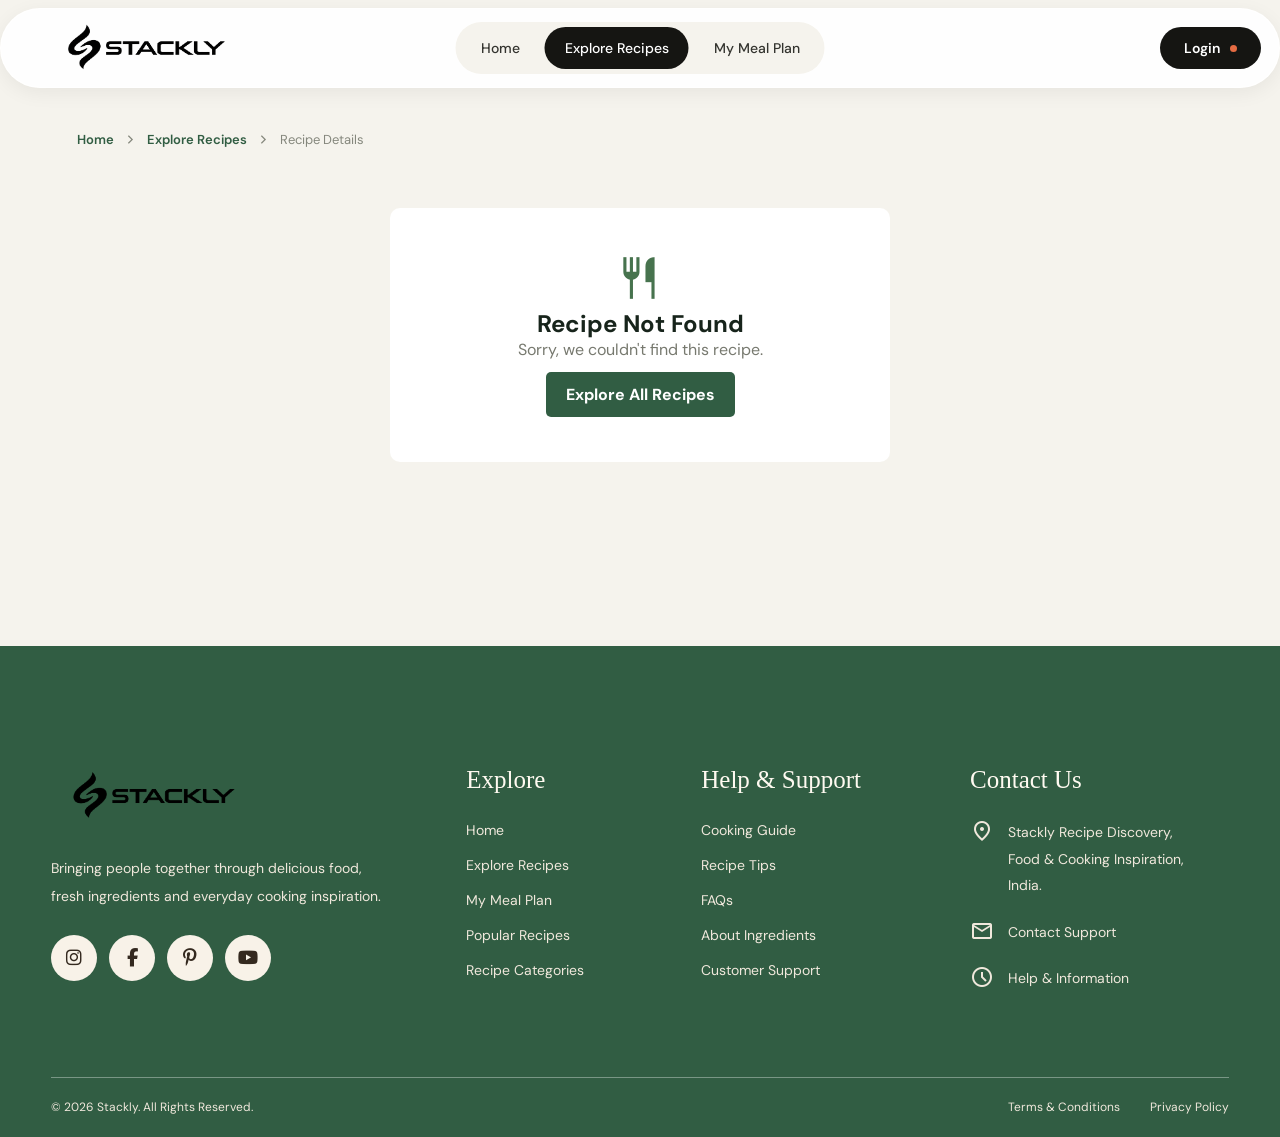
<file: recipe-details.html>
<!DOCTYPE html>
<html lang="en">

<head>
    <meta charset="UTF-8">
    <meta name="viewport" content="width=device-width, initial-scale=1.0">

    <title>Stackly | Recipe Details</title>

    <!-- FONT AWESOME -->
    <link rel="stylesheet"
        href="https://cdnjs.cloudflare.com/ajax/libs/font-awesome/6.5.2/css/all.min.css">

    <!-- GOOGLE FONTS -->
    <link rel="preconnect" href="https://fonts.googleapis.com">
    <link rel="preconnect" href="https://fonts.gstatic.com" crossorigin>

    <link href="https://fonts.googleapis.com/css2?family=Material+Symbols+Outlined:opsz,wght,FILL,GRAD@24,400,0,0"
        rel="stylesheet">

    <link href="https://fonts.googleapis.com/css2?family=DM+Sans:wght@400;500;600;700&display=swap"
        rel="stylesheet">

    <!-- AOS CSS -->
    <link href="https://unpkg.com/aos@2.3.1/dist/aos.css"
        rel="stylesheet">

    <!-- CSS FILES -->
    <link rel="stylesheet" href="css/style.css">
    <link rel="stylesheet" href="css/details.css">

</head>

<body>

    <!-- =====================================
         NAVBAR START
    ====================================== -->

    <header class="stackly-header">

        <nav class="stackly-navbar">

            <!-- LOGO -->
            <div class="navbar-logo">

                <a href="index.html">
                    <img src="assets/black-logo.webp"
                         alt="Stackly Logo"
                         class="stackly-logo">
                </a>

            </div>


            <!-- CENTER NAVIGATION -->
            <div class="navbar-menu" id="navbarMenu">

                <ul class="nav-links">

                    <li>
                        <a href="index.html" class="nav-link">
                            Home
                        </a>
                    </li>

                    <li>
                        <a href="explore.html" class="nav-link active">
                            Explore Recipes
                        </a>
                    </li>

                    <li>
                        <a href="meal-plan.html" class="nav-link">
                            My Meal Plan
                        </a>
                    </li>

                </ul>


                <!-- MOBILE LOGIN -->
                <a href="404-page.html" class="mobile-login-btn">
                    Login
                </a>

            </div>


            <!-- DESKTOP LOGIN -->
            <div class="navbar-actions">

                <a href="404-page.html" class="navbar-login-btn">
                    Login
                    <span class="login-dot"></span>
                </a>

            </div>


            <!-- MOBILE HAMBURGER -->
            <button class="hamburger-menu"
                    id="hamburgerMenu"
                    type="button"
                    aria-label="Open navigation menu"
                    aria-expanded="false"
                    aria-controls="navbarMenu">

                <span></span>
                <span></span>
                <span></span>

            </button>

        </nav>

    </header>


    <!-- =====================================
         RECIPE DETAILS MAIN
    ====================================== -->

    <main class="details-page">

        <!-- BREADCRUMB -->
        <div class="details-breadcrumb">

            <a href="index.html">
                Home
            </a>

            <span class="material-symbols-outlined">
                chevron_right
            </span>

            <a href="explore.html">
                Explore Recipes
            </a>

            <span class="material-symbols-outlined">
                chevron_right
            </span>

            <span>
                Recipe Details
            </span>

        </div>


        <!-- RECIPE CONTENT -->
        <section id="recipeDetails"
                 class="recipe-details-container">

            <p class="details-loading">
                Loading recipe details...
            </p>

        </section>


        <!-- INVALID RECIPE MESSAGE -->
        <section id="invalidRecipe"
                 class="invalid-recipe"
                 hidden>

            <span class="material-symbols-outlined">
                restaurant
            </span>

            <h2>
                Recipe Not Found
            </h2>

            <p>
                Sorry, we couldn't find this recipe.
            </p>

            <a href="explore.html">
                Explore All Recipes
            </a>

        </section>

    </main>


    <!-- =====================================
         FOOTER START
    ====================================== -->

    <footer class="stackly-footer">


        <!-- FOOTER MAIN CONTENT -->
        <div class="footer-main">


            <!-- BRAND COLUMN -->
            <div class="footer-brand">

                <a href="index.html"
                   class="footer-logo-link">

                    <img src="assets/black-logo.webp"
                         alt="Stackly Recipe Discovery"
                         class="footer-logo">

                </a>


                <p class="footer-description">

                    Bringing people together through delicious food,
                    fresh ingredients and everyday cooking inspiration.

                </p>


                <!-- SOCIAL ICONS -->
                <div class="footer-social">

                    <a href="404-page.html"
                       aria-label="Instagram">

                        <i class="fa-brands fa-instagram"></i>

                    </a>


                    <a href="404-page.html"
                       aria-label="Facebook">

                        <i class="fa-brands fa-facebook-f"></i>

                    </a>


                    <a href="404-page.html"
                       aria-label="Pinterest">

                        <i class="fa-brands fa-pinterest-p"></i>

                    </a>


                    <a href="404-page.html"
                       aria-label="YouTube">

                        <i class="fa-brands fa-youtube"></i>

                    </a>

                </div>

            </div>


            <!-- EXPLORE COLUMN -->
            <div class="footer-column">

                <h3>
                    Explore
                </h3>

                <ul>

                    <li>
                        <a href="index.html">
                            Home
                        </a>
                    </li>

                    <li>
                        <a href="explore.html">
                            Explore Recipes
                        </a>
                    </li>

                    <li>
                        <a href="meal-plan.html">
                            My Meal Plan
                        </a>
                    </li>

                    <li>
                        <a href="404-page.html">
                            Popular Recipes
                        </a>
                    </li>

                    <li>
                        <a href="404-page.html">
                            Recipe Categories
                        </a>
                    </li>

                </ul>

            </div>


            <!-- HELP COLUMN -->
            <div class="footer-column">

                <h3>
                    Help & Support
                </h3>

                <ul>

                    <li>
                        <a href="404-page.html">
                            Cooking Guide
                        </a>
                    </li>

                    <li>
                        <a href="404-page.html">
                            Recipe Tips
                        </a>
                    </li>

                    <li>
                        <a href="404-page.html">
                            FAQs
                        </a>
                    </li>

                    <li>
                        <a href="404-page.html">
                            About Ingredients
                        </a>
                    </li>

                    <li>
                        <a href="404-page.html">
                            Customer Support
                        </a>
                    </li>

                </ul>

            </div>


            <!-- CONTACT COLUMN -->
            <div class="footer-column footer-contact">

                <h3>
                    Contact Us
                </h3>


                <div class="footer-contact-item">

                    <span class="material-symbols-outlined">
                        location_on
                    </span>

                    <p>
                        Stackly Recipe Discovery,
                        <br>
                        Food & Cooking Inspiration,
                        <br>
                        India.
                    </p>

                </div>


                <a href="404-page.html"
                   class="footer-contact-item">

                    <span class="material-symbols-outlined">
                        mail
                    </span>

                    <span>
                        Contact Support
                    </span>

                </a>


                <a href="404-page.html"
                   class="footer-contact-item">

                    <span class="material-symbols-outlined">
                        schedule
                    </span>

                    <span>
                        Help & Information
                    </span>

                </a>

            </div>

        </div>


        <!-- FOOTER BOTTOM -->
        <div class="footer-bottom">

            <p>
                © 2026 Stackly. All Rights Reserved.
            </p>


            <div class="footer-bottom-links">

                <a href="404-page.html">
                    Terms & Conditions
                </a>

                <a href="404-page.html">
                    Privacy Policy
                </a>

            </div>

        </div>

    </footer>


    <!-- =====================================
         JAVASCRIPT
    ====================================== -->

    <script src="https://cdnjs.cloudflare.com/ajax/libs/gsap/3.12.5/gsap.min.js"></script>

    <script src="https://unpkg.com/aos@2.3.1/dist/aos.js"></script>

    <script src="js/script.js"></script>

    <script src="js/details.js"></script>

</body>

</html>
</file>
<file: css/style.css>
/* =====================================
   STACKLY RECIPE DISCOVERY NAVBAR
===================================== */

* {
    margin: 0;
    padding: 0;
    box-sizing: border-box;
}

body {
    font-family: 'DM Sans', sans-serif;
    background: #f5f3ed;
}

/* HEADER */

.stackly-header {
    width: 100%;
    padding: 8px 3%;
    position: relative;
    z-index: 1000;
}

/* NAVBAR */
.stackly-navbar {
    width: 100%;
    min-height: 68px;
    padding: 8px 18px;

    display: flex;
    align-items: center;
    justify-content: space-between;

    background: rgba(255, 255, 255, 0.90);
    border: 1px solid rgba(255, 255, 255, 0.9);
    border-radius: 50px;

    box-shadow: 0 5px 20px rgba(0, 0, 0, 0.06);

    position: fixed;
    top: 8px;
    left: 0;
    z-index: 9999;
}

/* LOGO */

.navbar-logo {
    display: flex;
    align-items: center;
    z-index: 2;
}

.logo-link {
    display: flex;
    align-items: center;
    text-decoration: none;
}

.stackly-logo {
    width: 175px;
    height: 62px;
    object-fit: contain;
    display: block;
    margin-left: 40px;
}

/* CENTER MENU */

.navbar-menu {
    position: absolute;
    left: 50%;
    transform: translateX(-50%);

    display: flex;
    align-items: center;
}

.nav-links {
    list-style: none;

    display: flex;
    align-items: center;
    gap: 5px;

    padding: 5px;
    background: #f5f3ed;
    border-radius: 50px;
}

.nav-links li {
    display: flex;
}

.nav-link {
    text-decoration: none;
    color: #34342f;

    font-size: 14px;
    font-weight: 500;

    padding: 12px 20px;
    border-radius: 50px;

    white-space: nowrap;
    transition: 0.3s ease;
}

.nav-link:hover,
.nav-link.active {
    background: #151512;
    color: #ffffff;
}

/* DESKTOP LOGIN */

.navbar-actions {
    display: flex;
    align-items: center;
    z-index: 2;
}

.navbar-login-btn {
    display: flex;
    align-items: center;
    gap: 10px;

    text-decoration: none;
    color: #ffffff;

    background: #151512;
    padding: 12px 24px;

    border-radius: 50px;
    font-size: 14px;
    font-weight: 600;

    transition: 0.3s ease;
}

.navbar-login-btn:hover {
    background: #315d43;
}

.login-dot {
    width: 7px;
    height: 7px;
    background: #e56b42;
    border-radius: 50%;
}

/* MOBILE LOGIN HIDDEN */

.mobile-login-btn {
    display: none;
}

/* HAMBURGER */

.hamburger-menu {
    display: none;

    width: 42px;
    height: 42px;

    border: none;
    background: #151512;
    border-radius: 50%;

    cursor: pointer;

    flex-direction: column;
    align-items: center;
    justify-content: center;
    gap: 5px;

    z-index: 5;
}

.hamburger-menu span {
    width: 18px;
    height: 2px;
    background: #ffffff;
    border-radius: 5px;
    transition: 0.3s ease;
}

/* HAMBURGER ANIMATION */

.hamburger-menu.active span:nth-child(1) {
    transform: translateY(7px) rotate(45deg);
}

.hamburger-menu.active span:nth-child(2) {
    opacity: 0;
}

.hamburger-menu.active span:nth-child(3) {
    transform: translateY(-7px) rotate(-45deg);
}

/* =====================================
   MOBILE RESPONSIVE
===================================== */

@media (max-width: 768px) {

    .stackly-header {
        padding: 8px 3%;
    }

    .stackly-navbar {
        min-height: 62px;
        padding: 7px 12px 7px 16px;
        border-radius: 40px;
    }

    .stackly-logo {
        width: 155px;
        height: 48px;
        margin-left: 0;
    }

    /* HIDE DESKTOP LOGIN */

    .navbar-actions {
        display: none;
    }

    /* SHOW HAMBURGER */

    .hamburger-menu {
        display: flex;
    }

    /* MOBILE NAVIGATION */

    .navbar-menu {
        position: absolute;

        top: calc(100% + 10px);
        left: 0;

        width: 100%;
        padding: 25px 20px;

        background: #ffffff;
        border-radius: 22px;

        box-shadow: 0 10px 30px rgba(0, 0, 0, 0.10);

        display: flex;
        flex-direction: column;
        align-items: center;
        gap: 20px;

        transform: translateY(-10px);
        opacity: 0;
        visibility: hidden;
        pointer-events: none;

        transition: 0.3s ease;
    }

    .navbar-menu.active {
        transform: translateY(0);
        opacity: 1;
        visibility: visible;
        pointer-events: auto;
    }

    .nav-links {
        width: 100%;
        flex-direction: column;
        align-items: stretch;

        background: transparent;
        gap: 8px;
        padding: 0;
    }

    .nav-links li {
        width: 100%;
    }

    .nav-link {
        display: block;
        width: 100%;
        text-align: center;
        padding: 13px 15px;
        font-size: 15px;
    }

    /* MOBILE LOGIN BUTTON */

    .mobile-login-btn {
        display: block;

        width: 100%;
        text-align: center;

        text-decoration: none;
        color: #ffffff;

        background: #151512;
        padding: 13px 20px;

        border-radius: 50px;
        font-size: 14px;
        font-weight: 600;
    }

}

/* SMALL MOBILE */

@media (max-width: 380px) {

    .stackly-logo {
        width: 150px;
    }

    .stackly-navbar {
        padding-left: 12px;
    }

}



/* =====================================
   STACKLY RECIPE DISCOVERY FOOTER
===================================== */

.stackly-footer {
    width: 100%;
    background:#315d43;
    color: #fffaf1;
    padding: 65px 4% 0;
    overflow: hidden;
}

/* FOOTER TOP */

.footer-top {
    width: 100%;
    padding-bottom: 45px;
    border-bottom: 1px solid rgba(255,255,255,0.35);
}

.footer-top-heading {
    display: flex;
    justify-content: space-between;
    align-items: center;
    gap: 40px;
}

.footer-top-heading h2 {
    font-family: Georgia, serif;
    font-size: clamp(45px, 5vw, 72px);
    font-weight: 400;
    line-height: 1.15;
    letter-spacing: -2px;
    color: #fffaf1;
}

.footer-top-heading h2 span {
    font-style: italic;
}

.footer-top-heading p {
    max-width: 460px;
    font-size: 17px;
    line-height: 1.9;
    color: #f1e9dd;
}


/* =====================================
   FOOTER MAIN
===================================== */

.footer-main {
    display: grid;
    grid-template-columns: 1.6fr 0.8fr 0.95fr 1.15fr;
    gap: 55px;

    padding: 55px 0 65px;
}

/* BRAND */

.footer-brand {
    max-width: 350px;
}

.footer-logo-link {
    display: inline-flex;
    align-items: center;
    margin-bottom: 28px;
}

.footer-logo {
    width: 205px;
    height: 60px;
    object-fit: contain;
    display: block;
}

.footer-description {
    max-width: 340px;
    font-size: 14px;
    line-height: 2;
    color: #f0e8dc;
    margin-bottom: 25px;
}


/* =====================================
   SOCIAL ICONS
===================================== */

.footer-social {
    display: flex;
    align-items: center;
    gap: 12px;
}

.footer-social a {
    width: 46px;
    height: 46px;

    display: flex;
    align-items: center;
    justify-content: center;

    background: #f8f2e8;
    color: #34291f;

    border-radius: 50%;
    text-decoration: none;

    font-size: 18px;
    transition: all 0.35s ease;
}

.footer-social a:hover {
    background: #c9ff91;
    color: #17241b;
    transform: translateY(-5px);
}


/* =====================================
   FOOTER COLUMNS
===================================== */

.footer-column h3 {
    font-family: Georgia, serif;
    font-size: 25px;
    font-weight: 400;
    color: #fffaf1;
    margin-bottom: 25px;
}

.footer-column ul {
    list-style: none;
}

.footer-column ul li {
    margin-bottom: 14px;
}

.footer-column ul li a {
    color: #f0e8dc;
    text-decoration: none;
    font-size: 14px;
    transition: all 0.3s ease;
}

.footer-column ul li a:hover {
    color: #c9ff91;
    padding-left: 5px;
}


/* =====================================
   CONTACT DETAILS
===================================== */

.footer-contact-item {
    display: flex;
    align-items: flex-start;
    gap: 14px;

    color: #f0e8dc;
    text-decoration: none;

    font-size: 14px;
    line-height: 1.9;

    margin-bottom: 20px;
    transition: 0.3s ease;
}

.footer-contact-item i {
    color: #c9ff91;
    font-size: 18px;
    margin-top: 4px;
    min-width: 18px;
}

.footer-contact-item:hover {
    color: #c9ff91;
}


/* =====================================
   FOOTER BOTTOM
===================================== */

.footer-bottom {
    min-height: 60px;
    border-top: 1px solid rgba(255,255,255,0.35);

    display: flex;
    justify-content: space-between;
    align-items: center;
    gap: 20px;
}

.footer-bottom p {
    font-size: 12px;
    color: #f0e8dc;
}

.footer-bottom-links {
    display: flex;
    align-items: center;
    gap: 30px;
}

.footer-bottom-links a {
    color: #f0e8dc;
    text-decoration: none;
    font-size: 12px;
    transition: 0.3s ease;
}

.footer-bottom-links a:hover {
    color: #c9ff91;
}


/* =====================================
   TABLET RESPONSIVE
===================================== */

@media (max-width: 1024px) {

    .footer-main {
        grid-template-columns: repeat(2, 1fr);
        gap: 45px;
    }

    .footer-top-heading h2 {
        font-size: 52px;
    }

    .footer-top-heading p {
        max-width: 350px;
        font-size: 15px;
    }

}


/* =====================================
   MOBILE RESPONSIVE
===================================== */

@media (max-width: 600px) {

    .stackly-footer {
        padding: 50px 6% 0;
    }

    /* TOP CONTENT */

    .footer-top {
        padding-bottom: 30px;
        text-align: center;
    }

    .footer-top-heading {
        flex-direction: column;
        gap: 18px;
        align-items: center;
    }

    .footer-top-heading h2 {
        font-size: 42px;
        line-height: 1.2;
        letter-spacing: -1px;
    }

    .footer-top-heading p {
        font-size: 13px;
        line-height: 1.8;
        text-align: center;
        max-width: 350px;
    }

    /* MAIN CONTENT */

    .footer-main {
        grid-template-columns: 1fr;
        gap: 35px;
        padding: 40px 0;
        text-align: center;
    }

    /* BRAND */

    .footer-brand {
        max-width: 100%;
        display: flex;
        flex-direction: column;
        align-items: center;
    }

    .footer-logo-link {
        margin-bottom: 18px;
    }

    .footer-logo {
        width: 175px;
        height: 52px;
    }

    .footer-description {
        font-size: 13px;
        line-height: 1.8;
        max-width: 330px;
        margin-bottom: 20px;
    }

    /* SOCIAL */

    .footer-social {
        justify-content: center;
        gap: 12px;
    }

    .footer-social a {
        width: 42px;
        height: 42px;
        font-size: 16px;
    }

    /* FOOTER LINKS */

    .footer-column {
        width: 100%;
    }

    .footer-column h3 {
        font-size: 24px;
        margin-bottom: 18px;
    }

    .footer-column ul li {
        margin-bottom: 12px;
    }

    .footer-column ul li a {
        font-size: 13px;
    }

    /* CONTACT */

    .footer-contact {
        display: flex;
        flex-direction: column;
        align-items: center;
    }

    .footer-contact-item {
        justify-content: center;
        text-align: left;
        font-size: 13px;
        margin-bottom: 17px;
    }

    /* BOTTOM */

    .footer-bottom {
        flex-direction: column;
        justify-content: center;
        gap: 15px;
        padding: 22px 0;
        text-align: center;
    }

    .footer-bottom p {
        font-size: 11px;
    }

    .footer-bottom-links {
        justify-content: center;
        gap: 22px;
    }

    .footer-bottom-links a {
        font-size: 11px;
    }

}


/* =====================================
   EXTRA SMALL MOBILE
===================================== */

@media (max-width: 380px) {

    .footer-top-heading h2 {
        font-size: 36px;
    }

    .footer-main {
        gap: 30px;
    }

    .footer-logo {
        width: 155px;
    }

    .footer-bottom-links {
        gap: 15px;
    }

}
</file>
<file: css/home.css>
/* =========================================
   STACKLY RECIPE DISCOVERY - HERO SECTION
========================================= */

.recipe-hero {
    width: 100%;
    min-height: 720px;
    position: relative;
    overflow: hidden;
    background: #f5f3ed;
    display: flex;
    align-items: center;
    padding: 125px 6% 55px;
    background-image: url("../assets/recipe-hero.webp");
}

/* BACKGROUND SHAPE */

.hero-bg-shape {
    position: absolute;
    width: 620px;
    height: 620px;
    right: -170px;
    top: 50%;
    transform: translateY(-50%);
    background: #171914;
    border-radius: 48% 0 0 48%;
    z-index: 0;
}

/* MAIN CONTAINER */

.hero-container {
    width: 100%;
    max-width: 1450px;
    margin: auto;

    display: grid;
    grid-template-columns: 48% 52%;
    align-items: center;

    position: relative;
    z-index: 2;
}

/* LEFT CONTENT */

.hero-content {
    width: 100%;
    max-width: 620px;
    position: relative;
    z-index: 3;
}

/* EYEBROW */

.hero-eyebrow {
    display: flex;
    align-items: center;
    gap: 12px;
    margin-bottom: 28px;

    color: #a84e36;
    font-size: 12px;
    font-weight: 700;
    letter-spacing: 3px;
}

.eyebrow-line {
    width: 27px;
    height: 1px;
    background: #a84e36;
}

/* HEADING */

.hero-title {
    font-size: clamp(55px, 6.2vw, 88px);
    line-height: 1.02;
    letter-spacing: -5px;
    font-weight: 700;
    color: #171713;
    margin-bottom: 25px;
}

.hero-title span {
    font-family: Georgia, serif;
    font-style: italic;
    font-weight: 400;
    letter-spacing: -5px;
    color: #315d43;
}

/* DESCRIPTION */

.hero-description {
    max-width: 480px;
    font-size: 16px;
    line-height: 1.9;
    color: #77766f;
    margin-bottom: 32px;
}

/* BUTTONS */

.hero-buttons {
    display: flex;
    align-items: center;
    gap: 25px;
    margin-bottom: 52px;
}

.hero-primary-btn {
    display: inline-flex;
    align-items: center;
    justify-content: center;
    gap: 18px;

    padding: 17px 20px 17px 28px;

    color: #ffffff;
    background: #171713;

    border-radius: 50px;
    text-decoration: none;

    font-size: 14px;
    font-weight: 600;

    box-shadow: 0 12px 25px rgba(0,0,0,0.13);
    transition: 0.35s ease;
}

.hero-primary-btn:hover {
    background: #315d43;
    transform: translateY(-4px);
}

.btn-arrow {
    width: 30px;
    height: 30px;

    display: flex;
    align-items: center;
    justify-content: center;

    border-radius: 50%;
    background: #ffffff;
    color: #171713;
    font-size: 17px;
}

.hero-secondary-btn {
    color: #292922;
    text-decoration: none;
    font-size: 14px;
    font-weight: 600;

    display: flex;
    gap: 10px;
    align-items: center;

    border-bottom: 1px solid #a9a79f;
    padding-bottom: 6px;

    transition: 0.3s ease;
}

.hero-secondary-btn:hover {
    color: #315d43;
    border-color: #315d43;
}

/* STATISTICS */

.hero-stats {
    display: flex;
    align-items: center;
    gap: 65px;
}

.stat-item h3 {
    font-size: 27px;
    font-weight: 700;
    color: #171713;
    margin-bottom: 5px;
}

.stat-item p {
    font-size: 10px;
    letter-spacing: 2px;
    color: #85837b;
    font-weight: 600;
}

/* BOTTOM LABEL */

.hero-bottom-label {
    display: flex;
    align-items: center;
    gap: 13px;
    margin-top: 40px;

    color: #85837b;
    font-size: 10px;
    letter-spacing: 2px;
    font-weight: 600;
}

.season-dot {
    width: 7px;
    height: 7px;
    background: #b05236;
    border-radius: 50%;
}

/* =========================================
   RIGHT SIDE IMAGE
========================================= */

.hero-visual {
    min-height: 570px;
    width: 100%;
    position: relative;

    display: flex;
    align-items: center;
    justify-content: center;
}

.hero-image-bg {
    position: absolute;
    width: 85%;
    height: 85%;
    background: #e5e8dc;
    border-radius: 50%;
    filter: blur(2px);
}

.hero-main-image {
    width: 100%;
    max-width: 590px;
    position: relative;
    z-index: 2;
}

.hero-food-img {
    width: 100%;
    height: auto;
    max-height: 550px;
    object-fit: contain;
    display: block;

    filter: drop-shadow(0 25px 25px rgba(0,0,0,0.15));
}

/* FLOATING LABELS */

.floating-label {
    position: absolute;
    z-index: 4;

    display: flex;
    align-items: center;
    gap: 11px;

    padding: 12px 17px;

    background: rgba(255,255,255,0.94);
    border: 1px solid rgba(255,255,255,0.8);
    border-radius: 50px;

    box-shadow: 0 10px 30px rgba(0,0,0,0.12);
}

.label-one {
    top: 15%;
    left: 1%;
}

.label-two {
    bottom: 17%;
    left: 0%;
}

.label-icon {
    width: 30px;
    height: 30px;

    display: flex;
    align-items: center;
    justify-content: center;

    border-radius: 50%;
    background: #eaf0dc;
    color: #315d43;
    font-size: 17px;
}

.floating-label strong {
    display: block;
    color: #22221d;
    font-size: 12px;
    font-weight: 700;
}

.floating-label small {
    display: block;
    color: #88877f;
    font-size: 10px;
    margin-top: 3px;
}

/* DECORATIONS */

.hero-decoration {
    position: absolute;
    z-index: 3;
    color: #8da66d;
    font-size: 40px;
}

.decoration-one {
    top: 10%;
    right: 18%;
}

.decoration-two {
    top: 47%;
    left: 5%;
    font-size: 25px;
}

.decoration-three {
    bottom: 9%;
    right: 15%;
    font-size: 30px;
}


/* =========================================
   TABLET RESPONSIVE
========================================= */

@media (max-width: 1024px) {

    .recipe-hero {
        padding: 65px 4% 45px;
    }

    .hero-container {
        grid-template-columns: 48% 52%;
    }

    .hero-title {
        font-size: 60px;
        letter-spacing: -3px;
    }

    .hero-title span {
        letter-spacing: -3px;
    }

    .hero-stats {
        gap: 35px;
    }

    .hero-visual {
        min-height: 450px;
    }

    .hero-bg-shape {
        width: 500px;
        height: 500px;
        right: -170px;
    }

    .floating-label {
        padding: 9px 12px;
    }

}


/* =========================================
   MOBILE RESPONSIVE
========================================= */

@media (max-width: 768px) {

    .recipe-hero {
        min-height: auto;
        padding: 95px 6% 45px;
    }

    .hero-container {
        grid-template-columns: 1fr;
        gap: 20px;
        text-align: center;
    }

    /* CENTER CONTENT */

    .hero-content {
        max-width: 100%;
        display: flex;
        flex-direction: column;
        align-items: center;
    }

    .hero-eyebrow {
        justify-content: center;
        font-size: 10px;
        letter-spacing: 2px;
        margin-bottom: 22px;
    }

    .hero-title {
        font-size: clamp(45px, 10vw, 65px);
        line-height: 1.08;
        letter-spacing: -2.5px;
        margin-bottom: 20px;
    }

    .hero-title span {
        letter-spacing: -2.5px;
    }

    .hero-description {
        max-width: 480px;
        font-size: 14px;
        line-height: 1.8;
        margin-bottom: 25px;
    }

    .hero-buttons {
        justify-content: center;
        flex-wrap: wrap;
        gap: 18px;
        margin-bottom: 35px;
    }

    .hero-primary-btn {
        padding: 14px 17px 14px 22px;
        font-size: 13px;
    }

    .hero-secondary-btn {
        font-size: 13px;
    }

    /* CENTER STATISTICS */

    .hero-stats {
        width: 100%;
        justify-content: center;
        gap: 28px;
    }

    .stat-item h3 {
        font-size: 22px;
    }

    .stat-item p {
        font-size: 9px;
        letter-spacing: 1px;
    }

    .hero-bottom-label {
        justify-content: center;
        margin-top: 28px;
        font-size: 9px;
        letter-spacing: 1.2px;
    }

    /* IMAGE */

    .hero-visual {
        min-height: 390px;
        width: 100%;
        margin-top: 10px;
    }

    .hero-main-image {
        max-width: 420px;
        width: 90%;
    }

    .hero-food-img {
        max-height: 390px;
    }

    .hero-bg-shape {
        width: 100%;
        height: 320px;
        right: -35%;
        border-radius: 50% 0 0 50%;
    }

    .hero-image-bg {
        width: 80%;
        height: 80%;
    }

    .label-one {
        top: 7%;
        left: 0;
    }

    .label-two {
        bottom: 7%;
        left: 0;
    }

    .floating-label {
        padding: 9px 12px;
        gap: 8px;
    }

    .floating-label strong {
        font-size: 10px;
    }

    .floating-label small {
        font-size: 9px;
    }

    .label-icon {
        width: 25px;
        height: 25px;
        font-size: 14px;
    }

    .decoration-one {
        right: 8%;
    }

    .decoration-two {
        left: 5%;
    }

    .decoration-three {
        right: 8%;
    }

}


/* =========================================
   SMALL MOBILE
========================================= */

@media (max-width: 420px) {

    .recipe-hero {
        padding: 90px 5% 35px;
    }

    .hero-title {
        font-size: 43px;
    }

    .hero-description {
        font-size: 13px;
    }

    .hero-buttons {
        gap: 15px;
    }

    .hero-stats {
        gap: 18px;
    }

    .stat-item h3 {
        font-size: 19px;
    }

    .hero-visual {
        min-height: 320px;
    }

    .hero-food-img {
        max-height: 320px;
    }

    .floating-label {
        padding: 7px 9px;
    }

    .floating-label strong {
        font-size: 9px;
    }

    .hero-bottom-label {
        font-size: 8px;
    }

}

/* PLAN YOUR MEALS BUTTON */

.hero-secondary-btn {
    display: inline-flex;
    align-items: center;
    justify-content: center;
    gap: 12px;

    padding: 15px 25px;

    background: #ffffff;
    color: #171713;

    border: 1px solid #dedbd2;
    border-radius: 50px;

    font-size: 14px;
    font-weight: 600;
    text-decoration: none;

    transition: all 0.35s ease;
}

.hero-secondary-btn span {
    font-size: 20px;
    transition: transform 0.35s ease;
}

.hero-secondary-btn:hover {
    background: #171713;
    color: #ffffff;
    border-color: #171713;
    transform: translateY(-3px);
}

.hero-secondary-btn:hover span {
    transform: translateX(5px);
}




/* =====================================
   POPULAR RECIPES SECTION
===================================== */

.popular-section {
    width: 100%;
    padding: 100px 6%;
    background: #f5f3ed;
}

.section-heading {
    max-width: 1450px;
    margin: 0 auto 45px;
}

.section-eyebrow {
    display: flex;
    align-items: center;
    gap: 12px;
    color: #a84e36;
    font-size: 11px;
    font-weight: 700;
    letter-spacing: 2.5px;
    margin-bottom: 18px;
}

.section-eyebrow span {
    width: 25px;
    height: 1px;
    background: #a84e36;
}

.section-heading-row {
    display: flex;
    justify-content: space-between;
    align-items: end;
    gap: 20px;
}

.section-heading h2 {
    font-size: clamp(35px, 4vw, 55px);
    line-height: 1.1;
    letter-spacing: -2px;
    color: #171713;
}

.section-heading h2 em {
    font-family: Georgia, serif;
    color: #315d43;
    font-weight: 400;
}

.section-heading > p,
.section-heading-row p {
    color: #85837b;
    font-size: 14px;
    margin-top: 15px;
    line-height: 1.7;
}

.section-view-link {
    color: #171713;
    text-decoration: none;
    font-size: 13px;
    font-weight: 600;
    border-bottom: 1px solid #aaa79e;
    padding-bottom: 8px;
    white-space: nowrap;
    transition: 0.3s ease;
}

.section-view-link span {
    margin-left: 8px;
    font-size: 17px;
}

.section-view-link:hover {
    color: #ffffff;
    border-color: #315d43;

}

/* RECIPE GRID */

.popular-grid {
    max-width: 1450px;
    margin: auto;
    display: grid;
    grid-template-columns: repeat(4, 1fr);
    gap: 24px;
}

.popular-card {
    min-width: 0;
}

.popular-image-wrap {
    width: 100%;
    aspect-ratio: 0.92 / 1;
    position: relative;
    overflow: hidden;
    border-radius: 17px;
    background: #e7e5dc;
}

.popular-image-wrap img {
    width: 100%;
    height: 100%;
    object-fit: cover;
    display: block;
    transition: transform 0.6s ease;
}

.popular-card:hover .popular-image-wrap img {
    transform: scale(1.07);
}

.recipe-category-tag {
    position: absolute;
    top: 14px;
    left: 14px;
    padding: 8px 13px;
    background: rgba(255,255,255,0.94);
    color: #315d43;
    border-radius: 30px;
    font-size: 10px;
    font-weight: 700;
    letter-spacing: 0.5px;
}

.recipe-time {
    position: absolute;
    bottom: 14px;
    right: 14px;
    padding: 8px 12px;
    background: rgba(23,23,19,0.85);
    color: #ffffff;
    border-radius: 30px;
    font-size: 11px;
}

.popular-info {
    padding: 17px 2px;
}

.popular-info h3 {
    font-size: 19px;
    font-weight: 700;
    color: #171713;
    margin-bottom: 9px;
}

.popular-info p {
    font-size: 12px;
    color: #85837b;
}

.recipe-card-bottom {
    display: flex;
    justify-content: space-between;
    align-items: center;
}

.view-recipe-link {
    text-decoration: none;
    color: #315d43;
    font-size: 12px;
    font-weight: 700;
    transition: 0.3s ease;
}

.view-recipe-link:hover {
    color: #a84e36;
}


/* =====================================
   POPULAR SECTION - MOBILE CENTER
===================================== */

@media (max-width: 600px) {

    .popular-section {
        text-align: center;
    }

    .section-heading {
        display: flex;
        flex-direction: column;
        align-items: center;
        text-align: center;
        margin-bottom: 35px;
    }

    .section-eyebrow {
        justify-content: center;
        margin-bottom: 18px;
    }

    .section-heading-row {
        width: 100%;
        display: flex;
        flex-direction: column;
        align-items: center;
        text-align: center;
        gap: 22px;
    }

    .section-heading-row > div {
        width: 100%;
        text-align: center;
    }

    .section-heading h2 {
        text-align: center;
    }

    .section-heading-row p {
        text-align: center;
        margin-top: 12px;
    }

    .section-view-link {
        align-self: center;
        margin: 0 auto;
    }

}

/* =====================================
   RECIPE CATEGORIES
===================================== */

.category-section {
    width: 100%;
    padding: 90px 6% 110px;
    background: #ffffff;
}

.category-heading {
    text-align: center;
    margin-bottom: 45px;
}

.category-heading .section-eyebrow {
    justify-content: center;
}

.category-heading > p {
    margin-top: 13px;
}

.category-grid {
    max-width: 1450px;
    margin: auto;
    display: grid;
    grid-template-columns: repeat(4, 1fr);
    gap: 20px;
}

.category-card {
    height: 390px;
    position: relative;
    display: block;
    overflow: hidden;
    border-radius: 16px;
    text-decoration: none;
    background: #25251f;
}

.category-card img {
    width: 100%;
    height: 100%;
    object-fit: cover;
    transition: transform 0.7s ease;
}

.category-card:hover img {
    transform: scale(1.09);
}

.category-overlay {
    position: absolute;
    inset: 0;
    background: linear-gradient(
        to top,
        rgba(0,0,0,0.78),
        rgba(0,0,0,0.05) 75%
    );
}

.category-content {
    position: absolute;
    bottom: 27px;
    left: 23px;
    right: 20px;
    color: #ffffff;
}

.category-content > span:first-child {
    font-size: 9px;
    letter-spacing: 2px;
    color: #d5d8c9;
    font-weight: 600;
}

.category-content h3 {
    font-size: 28px;
    margin: 12px 0 5px;
    font-weight: 700;
}

.category-content p {
    color: #e1e1db;
    font-size: 12px;
}

.category-arrow {
    position: absolute;
    right: 0;
    bottom: 0;
    width: 38px;
    height: 38px;
    border-radius: 50%;
    display: flex;
    align-items: center;
    justify-content: center;
    color: #171713;
    background: #ffffff;
    font-size: 18px;
    transition: 0.3s ease;
}

.category-card:hover .category-arrow {
    background: #c9ff91;
    transform: rotate(45deg);
}


/* =====================================
   EXPLORE CTA SECTION
===================================== */

.explore-cta {
    position: relative;
    overflow: hidden;
    width: 100%;
    min-height: 420px;
    background: #17241b;
    display: flex;
    justify-content: center;
    align-items: center;
    text-align: center;
    padding: 75px 20px;
}

.cta-content {
    position: relative;
    z-index: 2;
    max-width: 650px;
}

.cta-eyebrow {
    color: #c9ff91;
    font-size: 11px;
    letter-spacing: 2.5px;
    font-weight: 700;
}

.cta-content h2 {
    color: #ffffff;
    font-size: clamp(40px, 5vw, 65px);
    line-height: 1.1;
    letter-spacing: -2px;
    margin: 22px 0;
}

.cta-content h2 em {
    font-family: Georgia, serif;
    color: #c9ff91;
    font-weight: 400;
}

.cta-content p {
    color: #c5c9c1;
    font-size: 14px;
    line-height: 1.8;
    margin-bottom: 30px;
}

.cta-explore-btn {
    display: inline-flex;
    align-items: center;
    gap: 20px;
    padding: 15px 22px 15px 27px;
    background: #c9ff91;
    color: #17241b;
    border-radius: 50px;
    text-decoration: none;
    font-size: 13px;
    font-weight: 700;
    transition: 0.3s ease;
}

.cta-explore-btn span {
    font-size: 18px;
}

.cta-explore-btn:hover {
    background: #ffffff;
    transform: translateY(-4px);
}

.cta-decoration {
    position: absolute;
    right: 8%;
    top: 10%;
    font-size: 160px;
    color: rgba(201,255,145,0.07);
}


/* =====================================
   TABLET RESPONSIVE
===================================== */

@media (max-width: 1024px) {

    .popular-grid,
    .category-grid {
        grid-template-columns: repeat(2, 1fr);
        gap: 25px;
    }

    .category-card {
        height: 350px;
    }

}


/* =====================================
   MOBILE RESPONSIVE
===================================== */

@media (max-width: 600px) {

    .popular-section {
        padding: 65px 5%;
    }

    .section-heading-row {
        align-items: flex-start;
        flex-direction: column;
    }

    .section-heading h2 {
        font-size: 37px;
    }

    .section-view-link {
        margin-top: 5px;
    }

    .popular-grid {
        grid-template-columns: repeat(2, minmax(0, 1fr));
        gap: 15px 12px;
    }

    .popular-image-wrap {
        aspect-ratio: 0.82 / 1;
        border-radius: 12px;
    }

    .popular-info {
        padding: 12px 1px;
    }

    .popular-info h3 {
        font-size: 14px;
        line-height: 1.4;
    }

    .popular-info p {
        font-size: 10px;
    }

    .recipe-category-tag {
        top: 8px;
        left: 7px;
        padding: 6px 8px;
        font-size: 8px;
    }

    .recipe-time {
        right: 7px;
        bottom: 7px;
        padding: 6px 8px;
        font-size: 9px;
    }

    .view-recipe-link {
        font-size: 10px;
    }

    .category-section {
        padding: 65px 5%;
    }

    .category-grid {
        grid-template-columns: repeat(2, minmax(0, 1fr));
        gap: 13px;
    }

    .category-card {
        height: 260px;
        border-radius: 12px;
    }

    .category-content {
        bottom: 17px;
        left: 13px;
        right: 12px;
    }

    .category-content h3 {
        font-size: 21px;
        margin: 8px 0 4px;
    }

    .category-content p {
        font-size: 10px;
    }

    .category-content > span:first-child {
        font-size: 8px;
        letter-spacing: 1px;
    }

    .category-arrow {
        width: 30px;
        height: 30px;
        font-size: 15px;
    }

    .explore-cta {
        min-height: 360px;
        padding: 60px 20px;
    }

    .cta-content h2 {
        font-size: 42px;
    }

    .cta-content p {
        font-size: 13px;
    }

    .cta-decoration {
        font-size: 100px;
        right: -5%;
    }

}


/* EXTRA SMALL MOBILE */

@media (max-width: 380px) {

    .category-card {
        height: 225px;
    }

    .popular-info h3 {
        font-size: 13px;
    }

    .cta-content h2 {
        font-size: 36px;
    }

}

/* VIEW ALL RECIPES BUTTON */

.section-view-link {
    display: inline-flex;
    align-items: center;
    justify-content: center;
    gap: 15px;

    padding: 13px 22px;

    background: #171713;
    color: #ffffff;

    border: 1px solid #171713;
    border-radius: 50px;

    text-decoration: none;
    font-size: 13px;
    font-weight: 600;

    transition: all 0.35s ease;
}

.section-view-link span {
    width: 27px;
    height: 27px;

    display: flex;
    align-items: center;
    justify-content: center;

    background: #c9ff91;
    color: #171713;

    border-radius: 50%;
    font-size: 16px;

    transition: all 0.35s ease;
}

.section-view-link:hover {
    background: #315d43;
    border-color: #315d43;
    transform: translateY(-3px);
}

.section-view-link:hover span {
    background: #ffffff;
    transform: rotate(45deg);
}
.category-arrow {
    position: absolute;
    right: 0;
    bottom: 0;

    width: 38px;
    height: 38px;

    display: flex;
    align-items: center;
    justify-content: center;

    border-radius: 50%;
    background: #ffffff;
    color: #171713;

    transition: 0.3s ease;
}

.category-arrow .material-symbols-outlined {
    font-size: 20px;
}

.category-card:hover .category-arrow {
    background: #c9ff91;
    transform: rotate(45deg);
}
</file>
<file: css/404.css>
/* =====================================
   STACKLY RECIPE DISCOVERY - 404 PAGE
===================================== */

* {
    margin: 0;
    padding: 0;
    box-sizing: border-box;
}

body {
    font-family: "DM Sans", sans-serif;
    background: #f5f3ed;
    color: #17241b;
}

.error-page {
    min-height: 100vh;
    padding: 20px 15px;
    display: flex;
    flex-direction: column;
    align-items: center;
    justify-content: center;
}


/* =====================================
   SMALL ERROR CARD
===================================== */

.error-card {
    position: relative;
    width: 100%;
    max-width: 570px;
    padding: 28px 35px 24px;
    border-radius: 22px;
    background: #315d43;
    color: #fff;
    text-align: center;
    overflow: hidden;
    box-shadow: 0 20px 45px rgba(23, 36, 27, 0.13);
    border: 1px solid rgba(201, 255, 145, 0.2);
}

.error-card::before {
    content: "";
    position: absolute;
    width: 280px;
    height: 280px;
    top: 70px;
    left: 50%;
    transform: translateX(-50%);
    border-radius: 50%;
    background: rgba(201, 255, 145, 0.07);
    filter: blur(55px);
    pointer-events: none;
}

.error-card > * {
    position: relative;
    z-index: 1;
}


/* =====================================
   LOGO
===================================== */

.error-logo {
    display: inline-flex;
    justify-content: center;
    margin-bottom: 17px;
}

.error-logo img {
    width: 145px;
    height: 40px;
    object-fit: contain;
    filter: brightness(0) invert(1);
}


/* =====================================
   404 NUMBER
===================================== */

.error-number {
    display: flex;
    align-items: center;
    justify-content: center;
    gap: 5px;
    height: 105px;
    margin-bottom: 8px;
}

.error-number > span {
    color: rgba(201, 255, 145, 0.23);
    font-size: 112px;
    font-weight: 800;
    line-height: 1;
    letter-spacing: -9px;
}

.error-icon {
    width: 85px;
    height: 85px;
    flex-shrink: 0;
    display: flex;
    align-items: center;
    justify-content: center;
    border: 1px solid rgba(201, 255, 145, 0.65);
    border-radius: 50%;
    background: rgba(201, 255, 145, 0.08);
    box-shadow: 0 0 0 6px rgba(201, 255, 145, 0.06);
}

.error-icon .material-symbols-outlined {
    color: #c9ff91;
    font-size: 43px;
}


/* =====================================
   LABEL
===================================== */

.error-label {
    display: inline-block;
    margin: 10px 0 13px;
    padding: 7px 15px;
    border: 1px solid rgba(201, 255, 145, 0.45);
    border-radius: 30px;
    color: #c9ff91;
    font-size: 9px;
    font-weight: 800;
    letter-spacing: 1.7px;
}


/* =====================================
   HEADING
===================================== */

.error-card h1 {
    margin-bottom: 11px;
    color: #fff;
    font-family: Georgia, serif;
    font-size: clamp(31px, 4vw, 40px);
    font-weight: 400;
    line-height: 1.15;
}

.error-card h1 em {
    color: #c9ff91;
    font-weight: 400;
}


/* =====================================
   DESCRIPTION
===================================== */

.error-description {
    max-width: 420px;
    margin: 0 auto;
    color: rgba(255, 255, 255, 0.82);
    font-size: 12px;
    line-height: 1.8;
}


/* =====================================
   BUTTONS
===================================== */

.error-buttons {
    display: flex;
    align-items: center;
    justify-content: center;
    flex-wrap: wrap;
    gap: 11px;
    margin-top: 22px;
}

.error-home-btn,
.error-back-btn {
    min-width: 135px;
    height: 44px;
    padding: 0 17px;
    display: inline-flex;
    align-items: center;
    justify-content: center;
    gap: 7px;
    border-radius: 40px;
    font-family: inherit;
    font-size: 12px;
    font-weight: 700;
    text-decoration: none;
    cursor: pointer;
    transition: all 0.3s ease;
}

.error-home-btn {
    background: #c9ff91;
    color: #17241b;
    border: 1px solid #c9ff91;
}

.error-home-btn:hover {
    background: #fff;
    border-color: #fff;
    transform: translateY(-2px);
}

.error-home-btn .material-symbols-outlined {
    font-size: 17px;
}

.error-back-btn {
    background: transparent;
    border: 1px solid rgba(255, 255, 255, 0.65);
    color: #fff;
}

.error-back-btn:hover {
    background: #fff;
    color: #17241b;
    transform: translateY(-2px);
}


/* =====================================
   ERROR CODE
===================================== */

.error-code {
    margin-top: 21px;
    color: rgba(255, 255, 255, 0.65);
    font-size: 9px;
    font-weight: 700;
    letter-spacing: 1.8px;
}

.error-code strong {
    color: #c9ff91;
}


/* =====================================
   FOOTER TEXT
===================================== */

.error-footer-text {
    margin-top: 14px;
    color: #315d43;
    font-family: Georgia, serif;
    font-size: 17px;
    text-align: center;
}


/* =====================================
   TABLET
===================================== */

@media (max-width: 768px) {

    .error-card {
        max-width: 510px;
        padding: 27px 25px 23px;
    }

    .error-number > span {
        font-size: 105px;
    }

    .error-icon {
        width: 80px;
        height: 80px;
    }

}


/* =====================================
   MOBILE
===================================== */

@media (max-width: 480px) {

    .error-page {
        padding: 18px 13px;
    }

    .error-card {
        max-width: 370px;
        padding: 27px 17px 23px;
        border-radius: 18px;
    }

    .error-logo {
        margin-bottom: 16px;
    }

    .error-logo img {
        width: 125px;
        height: 35px;
    }

    .error-number {
        height: 85px;
        gap: 3px;
    }

    .error-number > span {
        font-size: 85px;
        letter-spacing: -7px;
    }

    .error-icon {
        width: 68px;
        height: 68px;
        box-shadow: 0 0 0 5px rgba(201, 255, 145, 0.06);
    }

    .error-icon .material-symbols-outlined {
        font-size: 35px;
    }

    .error-label {
        margin: 10px 0 12px;
        padding: 7px 11px;
        font-size: 8px;
        letter-spacing: 1.3px;
    }

    .error-card h1 {
        font-size: 31px;
    }

    .error-description {
        font-size: 11px;
    }

    .error-buttons {
        gap: 9px;
        margin-top: 20px;
    }

    .error-home-btn,
    .error-back-btn {
        min-width: 120px;
        height: 41px;
        padding: 0 12px;
        font-size: 11px;
    }

    .error-code {
        margin-top: 19px;
    }

    .error-footer-text {
        font-size: 15px;
    }

}


/* =====================================
   SMALL MOBILE
===================================== */

@media (max-width: 350px) {

    .error-card {
        padding: 24px 12px 21px;
    }

    .error-number > span {
        font-size: 72px;
    }

    .error-icon {
        width: 60px;
        height: 60px;
    }

    .error-card h1 {
        font-size: 27px;
    }

    .error-buttons {
        flex-direction: column;
    }

    .error-home-btn,
    .error-back-btn {
        width: 180px;
    }

}
</file>
<file: css/explore.css>
/* =====================================
   STACKLY EXPLORE RECIPES
===================================== */

* {
    box-sizing: border-box;
}

.explore-hero {
    position: relative;
    min-height: 540px;
    display: flex;
    align-items: center;
    justify-content: center;
    padding: 120px 6%;
    overflow: hidden;
    background:
        url("../assets/background-img\ \(1\).webp") center/cover no-repeat;

}

.explore-hero-overlay {
    position: absolute;
    inset: 0;
    background: linear-gradient(
        90deg,
        rgba(10, 25, 16, 0.82),
        rgba(10, 25, 16, 0.48)
    );
}

.explore-hero-content {
    position: relative;
    z-index: 1;
    width: 100%;
    max-width: 850px;
    text-align: center;
    color: #fff;
}

.explore-eyebrow {
    display: inline-block;
    margin-bottom: 20px;
    color: #c9ff91;
    font-size: 12px;
    font-weight: 700;
    letter-spacing: 3px;
}

.explore-hero-content h1 {
    margin: 0 0 18px;
    font-size: clamp(38px, 6vw, 68px);
    line-height: 1.12;
    font-weight: 700;
}

.explore-hero-content h1 em {
    color: #c9ff91;
    font-family: Georgia, serif;
    font-weight: 400;
}

.explore-hero-content p {
    max-width: 570px;
    margin: 0 auto;
    color: rgba(255, 255, 255, 0.85);
    font-size: 16px;
    line-height: 1.8;
}

.explore-hero-buttons {
    display: flex;
    justify-content: center;
    align-items: center;
    flex-wrap: wrap;
    gap: 14px;
    margin-top: 30px;
}

.explore-primary-btn,
.explore-secondary-btn {
    min-height: 50px;
    padding: 0 23px;
    display: inline-flex;
    align-items: center;
    justify-content: center;
    gap: 10px;
    border-radius: 5px;
    text-decoration: none;
    font-size: 14px;
    font-weight: 700;
    transition: 0.3s ease;
}

.explore-primary-btn {
    background: #c9ff91;
    color: #17241b;
}

.explore-primary-btn:hover {
    background: #fff;
    transform: translateY(-3px);
}

.explore-primary-btn .material-symbols-outlined {
    font-size: 19px;
}

.explore-secondary-btn {
    color: #fff;
    border: 1px solid rgba(255, 255, 255, 0.7);
}

.explore-secondary-btn:hover {
    background: #fff;
    color: #17241b;
}


/* =====================================
   RECIPE SECTION
===================================== */

.explore-recipes-section {
    width: 100%;
    padding: 95px 6%;
    background: #f5f3ed;
}

.explore-section-heading {
    max-width: 650px;
    margin: 0 auto 42px;
    text-align: center;
}

.section-eyebrow {
    display: flex;
    align-items: center;
    justify-content: center;
    gap: 9px;
    color: #315d43;
    font-size: 11px;
    font-weight: 800;
    letter-spacing: 2px;
}

.section-eyebrow span {
    width: 24px;
    height: 2px;
    background: #315d43;
}

.explore-section-heading h2 {
    margin: 17px 0 12px;
    color: #17241b;
    font-size: clamp(30px, 4vw, 45px);
    line-height: 1.2;
}

.explore-section-heading h2 em {
    color: #47734e;
    font-family: Georgia, serif;
    font-weight: 400;
}

.explore-section-heading p {
    margin: 0;
    color: #77796f;
    font-size: 15px;
    line-height: 1.7;
}


/* =====================================
   SEARCH AND SORT TOOLBAR
===================================== */

.recipe-toolbar {
    max-width: 1250px;
    margin: 0 auto 25px;
    display: flex;
    align-items: center;
    justify-content: space-between;
    gap: 20px;
}

.recipe-search {
    width: min(100%, 390px);
    min-height: 48px;
    display: flex;
    align-items: center;
    gap: 10px;
    padding: 0 15px;
    background: #fff;
    border: 1px solid #e5e5dc;
    border-radius: 5px;
}

.recipe-search .material-symbols-outlined {
    color: #47734e;
    font-size: 21px;
}

.recipe-search input {
    width: 100%;
    height: 46px;
    border: 0;
    outline: none;
    background: transparent;
    color: #17241b;
    font: inherit;
    font-size: 14px;
}

.recipe-search input::placeholder {
    color: #99998f;
}

.recipe-sort {
    display: flex;
    align-items: center;
    gap: 10px;
}

.recipe-sort label {
    color: #55594f;
    font-size: 13px;
    font-weight: 600;
    white-space: nowrap;
}

.recipe-sort select {
    min-height: 46px;
    padding: 0 32px 0 12px;
    border: 1px solid #e5e5dc;
    border-radius: 5px;
    background: #fff;
    color: #17241b;
    font: inherit;
    font-size: 13px;
    outline: none;
    cursor: pointer;
}


/* =====================================
   CATEGORY FILTERS
===================================== */

.category-filters {
    max-width: 1250px;
    margin: 0 auto 22px;
    display: flex;
    align-items: center;
    flex-wrap: wrap;
    gap: 10px;
}

.filter-btn {
    padding: 11px 20px;
    border: 1px solid #dcded4;
    border-radius: 30px;
    background: transparent;
    color: #55594f;
    font-family: inherit;
    font-size: 13px;
    font-weight: 600;
    cursor: pointer;
    transition: 0.25s ease;
}

.filter-btn:hover,
.filter-btn.active {
    background: #315d43;
    border-color: #315d43;
    color: #fff;
}


/* =====================================
   RESULTS COUNT
===================================== */

.recipe-results-info {
    max-width: 1250px;
    margin: 0 auto 20px;
}

.recipe-results-info p {
    margin: 0;
    color: #77796f;
    font-size: 13px;
    font-weight: 600;
}


/* =====================================
   RECIPE GRID AND CARDS
===================================== */

.explore-recipe-grid {
    max-width: 1250px;
    margin: 0 auto;
    display: grid;
    grid-template-columns: repeat(3, minmax(0, 1fr));
    gap: 25px;
}

.explore-recipe-card {
    min-width: 0;
    overflow: hidden;
    background: #fff;
    border-radius: 9px;
    border: 1px solid #eaeae2;
    transition: transform 0.3s ease, box-shadow 0.3s ease;
}

.explore-recipe-card:hover {
    transform: translateY(-7px);
    box-shadow: 0 15px 35px rgba(23, 36, 27, 0.10);
}

.recipe-card-image {
    position: relative;
    height: 235px;
    overflow: hidden;
    background: #e8e9df;
}

.recipe-card-image img {
    width: 100%;
    height: 100%;
    display: block;
    object-fit: cover;
    transition: transform 0.5s ease;
}

.explore-recipe-card:hover .recipe-card-image img {
    transform: scale(1.06);
}

.recipe-category-tag {
    position: absolute;
    top: 15px;
    left: 15px;
    padding: 7px 13px;
    border-radius: 30px;
    background: #c9ff91;
    color: #17241b;
    font-size: 11px;
    font-weight: 800;
}

.recipe-card-content {
    padding: 20px;
}

.recipe-card-content h3 {
    margin: 0 0 12px;
    color: #17241b;
    font-size: 19px;
    line-height: 1.4;
}

.recipe-card-meta {
    display: flex;
    align-items: center;
    gap: 7px;
    color: #77796f;
    font-size: 13px;
}

.recipe-card-meta .material-symbols-outlined {
    color: #47734e;
    font-size: 18px;
}

.recipe-card-bottom {
    margin-top: 19px;
    padding-top: 15px;
    border-top: 1px solid #eeeeea;
    display: flex;
    align-items: center;
    justify-content: space-between;
    gap: 10px;
}

.recipe-card-bottom span {
    color: #77796f;
    font-size: 12px;
}

.recipe-view-btn {
    display: inline-flex;
    align-items: center;
    gap: 5px;
    color: #315d43;
    font-size: 13px;
    font-weight: 800;
    text-decoration: none;
    transition: 0.25s ease;
}

.recipe-view-btn:hover {
    color: #17241b;
}

.recipe-view-btn .material-symbols-outlined {
    font-size: 18px;
}


/* =====================================
   NO RECIPES MESSAGE
===================================== */

.no-recipes {
    max-width: 500px;
    margin: 40px auto 0;
    padding: 40px 20px;
    text-align: center;
    background: #fff;
    border-radius: 9px;
}

.no-recipes[hidden] {
    display: none !important;
}

.no-recipes > .material-symbols-outlined {
    color: #47734e;
    font-size: 45px;
}

.no-recipes h3 {
    margin: 12px 0 8px;
    color: #17241b;
}

.no-recipes p {
    color: #77796f;
    font-size: 14px;
}

.no-recipes button {
    margin-top: 12px;
    padding: 12px 20px;
    border: 0;
    border-radius: 5px;
    background: #315d43;
    color: #fff;
    font-family: inherit;
    font-weight: 700;
    cursor: pointer;
}


/* =====================================
   RESPONSIVE TABLET
===================================== */

@media (max-width: 950px) {
    .explore-recipes-section {
        padding: 75px 4%;
    }

    .explore-recipe-grid {
        grid-template-columns: repeat(2, minmax(0, 1fr));
        gap: 20px;
    }

    .recipe-card-image {
        height: 220px;
    }
}


/* =====================================
   RESPONSIVE MOBILE
===================================== */

@media (max-width: 600px) {
    .explore-hero {
        min-height: 480px;
        padding: 85px 6%;
    }

    .explore-eyebrow {
        font-size: 10px;
        letter-spacing: 2px;
    }

    .explore-hero-content h1 {
        font-size: 37px;
    }

    .explore-hero-content p {
        font-size: 14px;
    }

    .explore-hero-buttons {
        flex-direction: column;
        width: 100%;
    }

    .explore-primary-btn,
    .explore-secondary-btn {
        width: min(100%, 260px);
    }

    .explore-recipes-section {
        padding: 60px 5%;
    }

    .explore-section-heading {
        margin-bottom: 30px;
    }

    .explore-section-heading p {
        font-size: 13px;
    }

    .recipe-toolbar {
        align-items: stretch;
        flex-direction: column;
        gap: 13px;
    }

    .recipe-search {
        width: 100%;
    }

    .recipe-sort {
        justify-content: space-between;
    }

    .recipe-sort select {
        flex: 1;
        max-width: 230px;
    }

    .category-filters {
        gap: 8px;
    }

    .filter-btn {
        padding: 9px 14px;
        font-size: 12px;
    }

    .explore-recipe-grid {
        grid-template-columns: 1fr;
        gap: 18px;
    }

    .recipe-card-image {
        height: 230px;
    }

    .recipe-card-content {
        padding: 17px;
    }

    .recipe-card-content h3 {
        font-size: 17px;
    }
}
</file>
<file: css/meal-plan.css>
/* =====================================
   STACKLY MY MEAL PLAN
===================================== */

.meal-plan-hero {
    position: relative;
    min-height: 440px;
    padding: 110px 6%;
    display: flex;
    align-items: center;
    justify-content: center;
    overflow: hidden;
    background: url("../assets/background-img\ \(1\).webp") center/cover no-repeat;
}

.meal-plan-hero-overlay {
    position: absolute;
    inset: 0;
    background: rgba(10, 25, 16, 0.72);
}

.meal-plan-hero-content {
    position: relative;
    z-index: 1;
    max-width: 750px;
    text-align: center;
    color: #fff;
}

.meal-plan-eyebrow {
    color: #c9ff91;
    font-size: 11px;
    font-weight: 800;
    letter-spacing: 2.5px;
}

.meal-plan-hero-content h1 {
    margin: 18px 0;
    font-size: clamp(38px, 5vw, 60px);
    line-height: 1.15;
}

.meal-plan-hero-content h1 em {
    display: block;
    color: #c9ff91;
    font-family: Georgia, serif;
    font-weight: 400;
}

.meal-plan-hero-content p {
    max-width: 550px;
    margin: 0 auto;
    color: #e3e9df;
    font-size: 15px;
    line-height: 1.8;
}

.meal-plan-explore-btn {
    min-height: 48px;
    margin-top: 27px;
    padding: 0 22px;
    display: inline-flex;
    align-items: center;
    justify-content: center;
    gap: 9px;
    border-radius: 5px;
    background: #c9ff91;
    color: #17241b;
    text-decoration: none;
    font-size: 13px;
    font-weight: 800;
    transition: 0.3s ease;
}

.meal-plan-explore-btn:hover {
    background: #fff;
    transform: translateY(-3px);
}


/* =====================================
   MEAL PLAN SECTION
===================================== */

.meal-plan-section {
    padding: 85px 6%;
    background: #f5f3ed;
}

.meal-plan-heading {
    max-width: 1250px;
    margin: 0 auto 35px;
    display: flex;
    align-items: center;
    justify-content: space-between;
    gap: 20px;
}

.meal-plan-section-label {
    display: flex;
    align-items: center;
    gap: 9px;
    color: #315d43;
    font-size: 11px;
    font-weight: 800;
    letter-spacing: 2px;
}

.meal-plan-section-label span {
    width: 23px;
    height: 2px;
    background: #315d43;
}

.meal-plan-heading h2 {
    margin: 15px 0 9px;
    color: #17241b;
    font-size: clamp(30px, 4vw, 42px);
}

.meal-plan-heading h2 em {
    color: #47734e;
    font-family: Georgia, serif;
    font-weight: 400;
}

.meal-plan-heading p {
    margin: 0;
    color: #77796f;
    font-size: 14px;
}

.clear-meal-btn {
    min-height: 43px;
    padding: 0 15px;
    display: inline-flex;
    align-items: center;
    justify-content: center;
    gap: 8px;
    border: 1px solid #d9dcd2;
    border-radius: 5px;
    background: transparent;
    color: #a44338;
    font-family: inherit;
    font-size: 13px;
    font-weight: 700;
    cursor: pointer;
    transition: 0.25s ease;
}

.clear-meal-btn:hover {
    background: #a44338;
    border-color: #a44338;
    color: #fff;
}

.clear-meal-btn .material-symbols-outlined {
    font-size: 19px;
}


/* =====================================
   SUMMARY CARDS
===================================== */

.meal-summary {
    max-width: 1250px;
    margin: 0 auto 45px;
    display: grid;
    grid-template-columns: repeat(3, minmax(0, 1fr));
    gap: 20px;
}

.meal-summary-card {
    min-height: 115px;
    padding: 22px;
    display: flex;
    align-items: center;
    gap: 16px;
    border: 1px solid #e7e7de;
    border-radius: 8px;
    background: #fff;
}

.meal-summary-icon {
    width: 49px;
    height: 49px;
    flex-shrink: 0;
    display: flex;
    align-items: center;
    justify-content: center;
    border-radius: 50%;
    background: #edf5e6;
    color: #315d43;
}

.meal-summary-icon .material-symbols-outlined {
    font-size: 25px;
}

.meal-summary-card p {
    margin: 0 0 7px;
    color: #77796f;
    font-size: 12px;
}

.meal-summary-card h3 {
    margin: 0;
    color: #17241b;
    font-size: 25px;
    font-weight: 800;
}


/* =====================================
   SAVED RECIPES HEADING
===================================== */

.meal-list-heading {
    max-width: 1250px;
    margin: 0 auto 20px;
    display: flex;
    align-items: center;
    justify-content: space-between;
}

.meal-list-heading h3 {
    margin: 0;
    color: #17241b;
    font-size: 22px;
}

.meal-list-heading span {
    color: #77796f;
    font-size: 13px;
    font-weight: 600;
}


/* =====================================
   MEAL PLAN GRID
===================================== */

.meal-plan-grid {
    max-width: 1250px;
    margin: 0 auto;
    display: grid;
    grid-template-columns: repeat(3, minmax(0, 1fr));
    gap: 24px;
}

.meal-recipe-card {
    min-width: 0;
    overflow: hidden;
    border: 1px solid #e7e7de;
    border-radius: 9px;
    background: #fff;
    transition: 0.3s ease;
}

.meal-recipe-card:hover {
    transform: translateY(-5px);
    box-shadow: 0 12px 30px rgba(23, 36, 27, 0.09);
}

.meal-recipe-image {
    position: relative;
    height: 220px;
    overflow: hidden;
    background: #e7e8df;
}

.meal-recipe-image img {
    width: 100%;
    height: 100%;
    display: block;
    object-fit: cover;
    transition: transform 0.4s ease;
}

.meal-recipe-card:hover .meal-recipe-image img {
    transform: scale(1.05);
}

.meal-recipe-category {
    position: absolute;
    top: 14px;
    left: 14px;
    padding: 7px 12px;
    border-radius: 25px;
    background: #c9ff91;
    color: #17241b;
    font-size: 11px;
    font-weight: 800;
}

.meal-recipe-content {
    padding: 19px;
}

.meal-recipe-content h3 {
    margin: 0 0 13px;
    color: #17241b;
    font-size: 18px;
    line-height: 1.4;
}

.meal-recipe-time {
    display: flex;
    align-items: center;
    gap: 7px;
    color: #77796f;
    font-size: 13px;
}

.meal-recipe-time .material-symbols-outlined {
    color: #47734e;
    font-size: 19px;
}

.meal-recipe-actions {
    margin-top: 18px;
    padding-top: 14px;
    display: flex;
    align-items: center;
    justify-content: space-between;
    gap: 10px;
    border-top: 1px solid #eeeeea;
}

.meal-view-btn,
.meal-remove-btn {
    display: inline-flex;
    align-items: center;
    justify-content: center;
    gap: 5px;
    font-family: inherit;
    font-size: 12px;
    font-weight: 800;
    text-decoration: none;
    cursor: pointer;
}

.meal-view-btn {
    color: #315d43;
}

.meal-remove-btn {
    padding: 8px 10px;
    border: 1px solid #f0dedb;
    border-radius: 4px;
    background: #fff;
    color: #a44338;
    transition: 0.25s ease;
}

.meal-remove-btn:hover {
    background: #a44338;
    color: #fff;
}

.meal-view-btn .material-symbols-outlined,
.meal-remove-btn .material-symbols-outlined {
    font-size: 17px;
}


/* =====================================
   EMPTY MEAL PLAN
===================================== */

.empty-meal-plan {
    max-width: 550px;
    margin: 40px auto 0;
    padding: 45px 25px;
    border: 1px solid #e7e7de;
    border-radius: 9px;
    background: #fff;
    text-align: center;
}

.empty-meal-plan[hidden] {
    display: none !important;
}

.empty-meal-icon {
    width: 75px;
    height: 75px;
    margin: 0 auto 20px;
    display: flex;
    align-items: center;
    justify-content: center;
    border-radius: 50%;
    background: #edf5e6;
    color: #315d43;
}

.empty-meal-icon .material-symbols-outlined {
    font-size: 38px;
}

.empty-meal-plan h3 {
    margin: 0 0 10px;
    color: #17241b;
    font-size: 23px;
}

.empty-meal-plan p {
    margin: 0;
    color: #77796f;
    font-size: 14px;
    line-height: 1.7;
}

.empty-meal-plan > a {
    margin-top: 22px;
    padding: 12px 20px;
    display: inline-flex;
    align-items: center;
    justify-content: center;
    gap: 8px;
    border-radius: 5px;
    background: #315d43;
    color: #fff;
    text-decoration: none;
    font-size: 13px;
    font-weight: 700;
}

.empty-meal-plan > a:hover {
    background: #17241b;
}


/* =====================================
   TABLET RESPONSIVE
===================================== */

@media (max-width: 950px) {
    .meal-plan-section {
        padding: 70px 4%;
    }

    .meal-plan-grid {
        grid-template-columns: repeat(2, minmax(0, 1fr));
    }

    .meal-summary {
        gap: 13px;
    }

    .meal-summary-card {
        padding: 17px;
    }
}


/* =====================================
   MOBILE RESPONSIVE
===================================== */

@media (max-width: 600px) {

    .meal-plan-hero {
        min-height: 390px;
        padding: 75px 5%;
    }

    .meal-plan-hero-content h1 {
        font-size: 37px;
    }

    .meal-plan-hero-content p {
        font-size: 13px;
    }

    .meal-plan-section {
        padding: 55px 5%;
    }

    .meal-plan-heading {
        align-items: flex-start;
        flex-direction: column;
    }

    .meal-plan-heading h2 {
        font-size: 31px;
    }

    .clear-meal-btn {
        align-self: flex-start;
    }

    .meal-summary {
        grid-template-columns: 1fr;
        gap: 12px;
        margin-bottom: 35px;
    }

    .meal-summary-card {
        min-height: 90px;
    }

    .meal-list-heading h3 {
        font-size: 19px;
    }

    .meal-plan-grid {
        grid-template-columns: 1fr;
        gap: 18px;
    }

    .meal-recipe-image {
        height: 225px;
    }

    .meal-recipe-content {
        padding: 17px;
    }

    .empty-meal-plan {
        padding: 35px 18px;
    }

    .empty-meal-plan h3 {
        font-size: 20px;
    }
}
</file>
<file: css/details.css>
/* =====================================
   STACKLY RECIPE DETAILS PAGE
===================================== */

.details-page {
    min-height: 70vh;
    padding: 115px 6% 85px;
    background: #f5f3ed;
}

.details-breadcrumb {
    max-width: 1200px;
    margin: 0 auto 30px;
    display: flex;
    align-items: center;
    flex-wrap: wrap;
    gap: 8px;
    color: #85877d;
    font-size: 13px;
}

.details-breadcrumb a {
    color: #315d43;
    text-decoration: none;
    font-weight: 600;
}

.details-breadcrumb .material-symbols-outlined {
    font-size: 17px;
}

.recipe-details-container {
    max-width: 1200px;
    margin: auto;
}

.details-loading {
    padding: 60px 0;
    text-align: center;
    color: #315d43;
}

.recipe-details-hero {
    display: grid;
    grid-template-columns: 1fr 1fr;
    gap: 45px;
    align-items: center;
    margin-bottom: 55px;
}

.details-image {
    width: 100%;
    height: 430px;
    overflow: hidden;
    border-radius: 10px;
    background: #e7e8df;
}

.details-image img {
    width: 100%;
    height: 100%;
    display: block;
    object-fit: cover;
}

.details-category {
    display: inline-block;
    padding: 8px 15px;
    border-radius: 30px;
    background: #c9ff91;
    color: #17241b;
    font-size: 12px;
    font-weight: 800;
}

.details-information h1 {
    margin: 20px 0 15px;
    color: #17241b;
    font-size: clamp(32px, 4vw, 48px);
    line-height: 1.15;
}

.details-description {
    color: #77796f;
    font-size: 15px;
    line-height: 1.8;
}

.details-meta {
    display: flex;
    flex-wrap: wrap;
    gap: 22px;
    margin: 25px 0;
}

.details-meta-item {
    display: flex;
    align-items: center;
    gap: 8px;
    color: #55594f;
    font-size: 14px;
    font-weight: 600;
}

.details-meta-item .material-symbols-outlined {
    color: #47734e;
    font-size: 21px;
}

.add-meal-btn {
    min-height: 49px;
    padding: 0 22px;
    display: inline-flex;
    align-items: center;
    justify-content: center;
    gap: 9px;
    border: 0;
    border-radius: 5px;
    background: #315d43;
    color: #fff;
    font-family: inherit;
    font-size: 14px;
    font-weight: 700;
    cursor: pointer;
    transition: 0.3s ease;
}

.add-meal-btn:hover {
    background: #17241b;
    transform: translateY(-2px);
}

.details-content-grid {
    display: grid;
    grid-template-columns: 0.85fr 1.15fr;
    gap: 35px;
}

.details-content-card {
    padding: 30px;
    border: 1px solid #e7e7de;
    border-radius: 9px;
    background: #fff;
}

.details-content-card h2 {
    margin: 0 0 23px;
    color: #17241b;
    font-size: 25px;
}

.details-content-card h2 em {
    color: #47734e;
    font-family: Georgia, serif;
    font-weight: 400;
}

.ingredient-list,
.instruction-list {
    margin: 0;
    padding-left: 22px;
}

.ingredient-list li,
.instruction-list li {
    padding: 0 0 15px 5px;
    color: #62665c;
    font-size: 14px;
    line-height: 1.7;
}

.ingredient-list li::marker,
.instruction-list li::marker {
    color: #47734e;
    font-weight: 800;
}

.invalid-recipe {
    max-width: 500px;
    margin: 60px auto;
    padding: 45px 25px;
    border-radius: 10px;
    background: #fff;
    text-align: center;
}

.invalid-recipe[hidden] {
    display: none !important;
}

.invalid-recipe > .material-symbols-outlined {
    color: #47734e;
    font-size: 50px;
}

.invalid-recipe h2 {
    color: #17241b;
}

.invalid-recipe p {
    color: #77796f;
}

.invalid-recipe a {
    display: inline-block;
    margin-top: 12px;
    padding: 12px 20px;
    border-radius: 5px;
    background: #315d43;
    color: #fff;
    text-decoration: none;
    font-weight: 700;
}


/* TABLET */

@media (max-width: 850px) {
    .recipe-details-hero {
        grid-template-columns: 1fr;
        gap: 25px;
    }

    .details-image {
        height: 380px;
    }

    .details-content-grid {
        grid-template-columns: 1fr;
    }
}


/* MOBILE */

@media (max-width: 600px) {
    .details-page {
        padding: 100px 5% 55px;
    }

    .details-breadcrumb {
        font-size: 11px;
        gap: 5px;
    }

    .recipe-details-hero {
        gap: 22px;
        margin-bottom: 30px;
    }

    .details-image {
        height: 260px;
    }

    .details-information h1 {
        font-size: 32px;
    }

    .details-description {
        font-size: 13px;
    }

    .details-meta {
        gap: 15px;
    }

    .details-meta-item {
        font-size: 12px;
    }

    .details-content-grid {
        gap: 18px;
    }

    .details-content-card {
        padding: 22px 18px;
    }

    .details-content-card h2 {
        font-size: 22px;
    }
}
</file>
